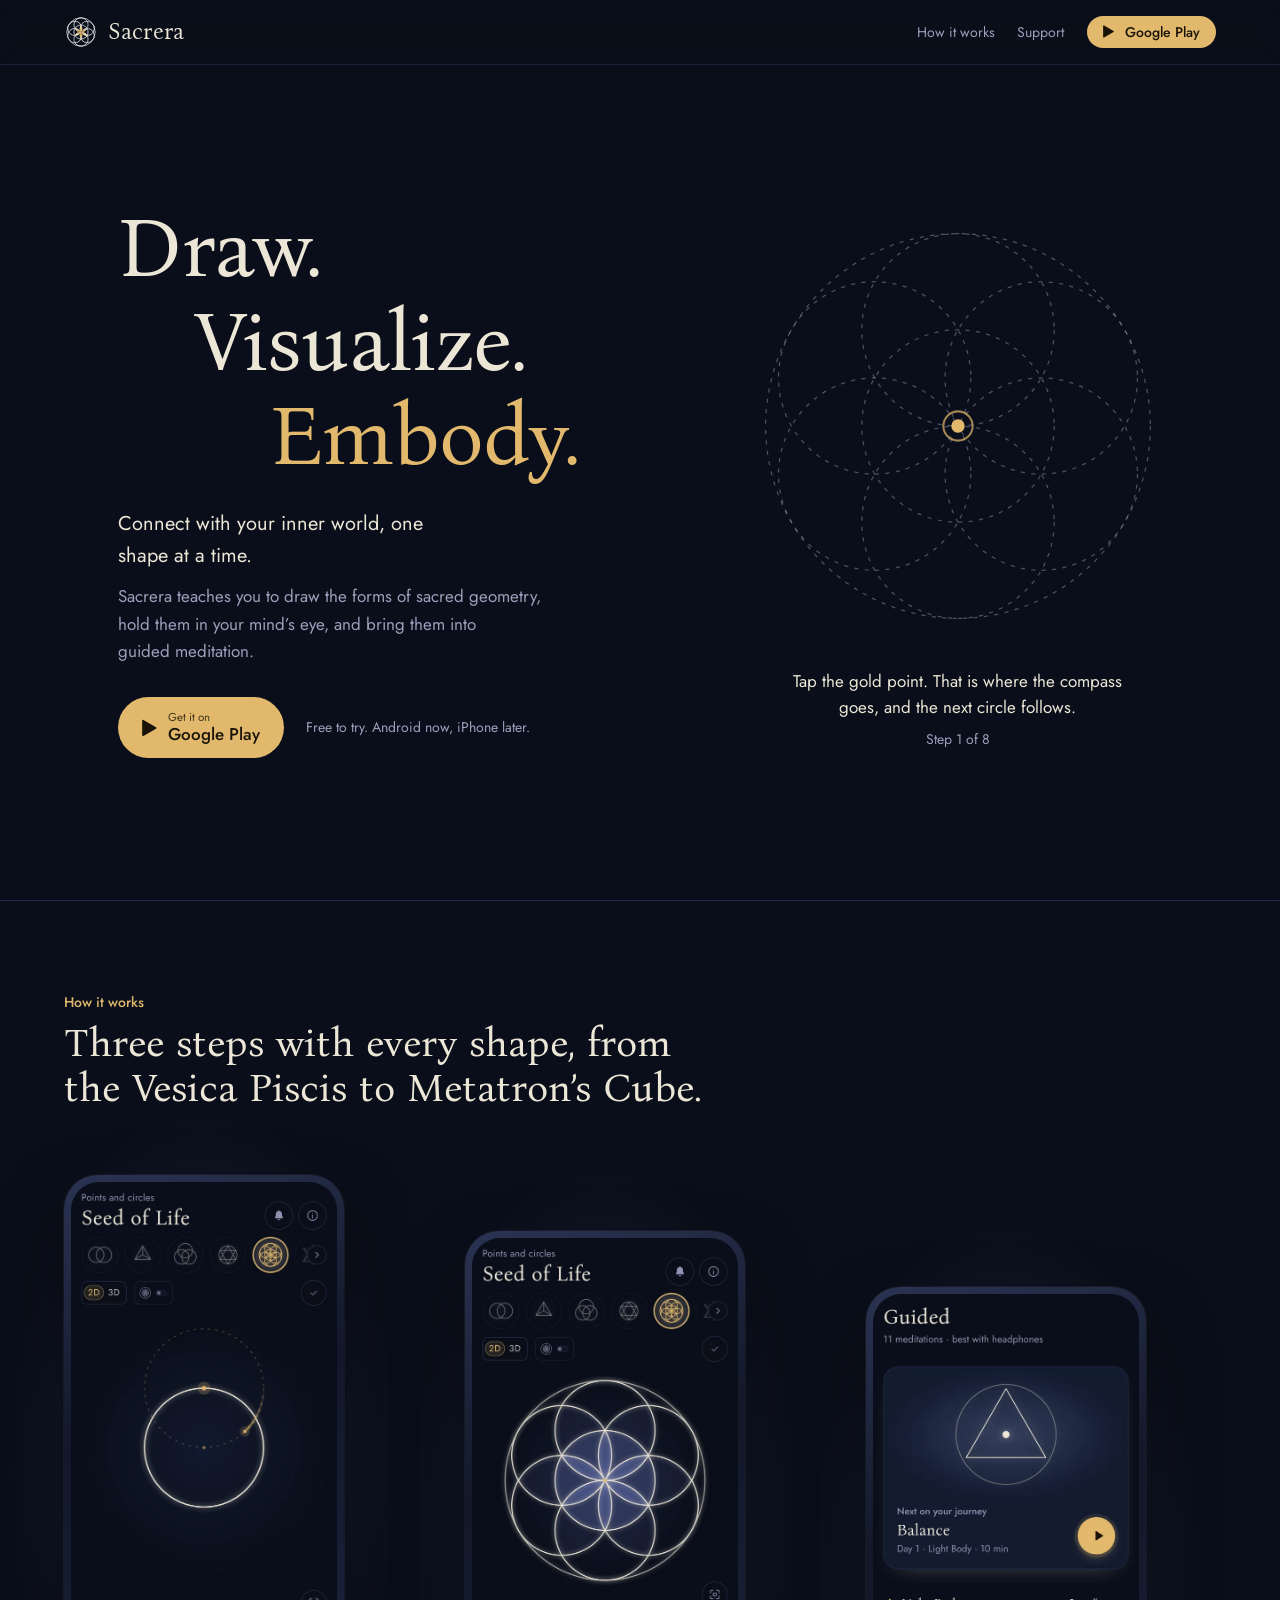
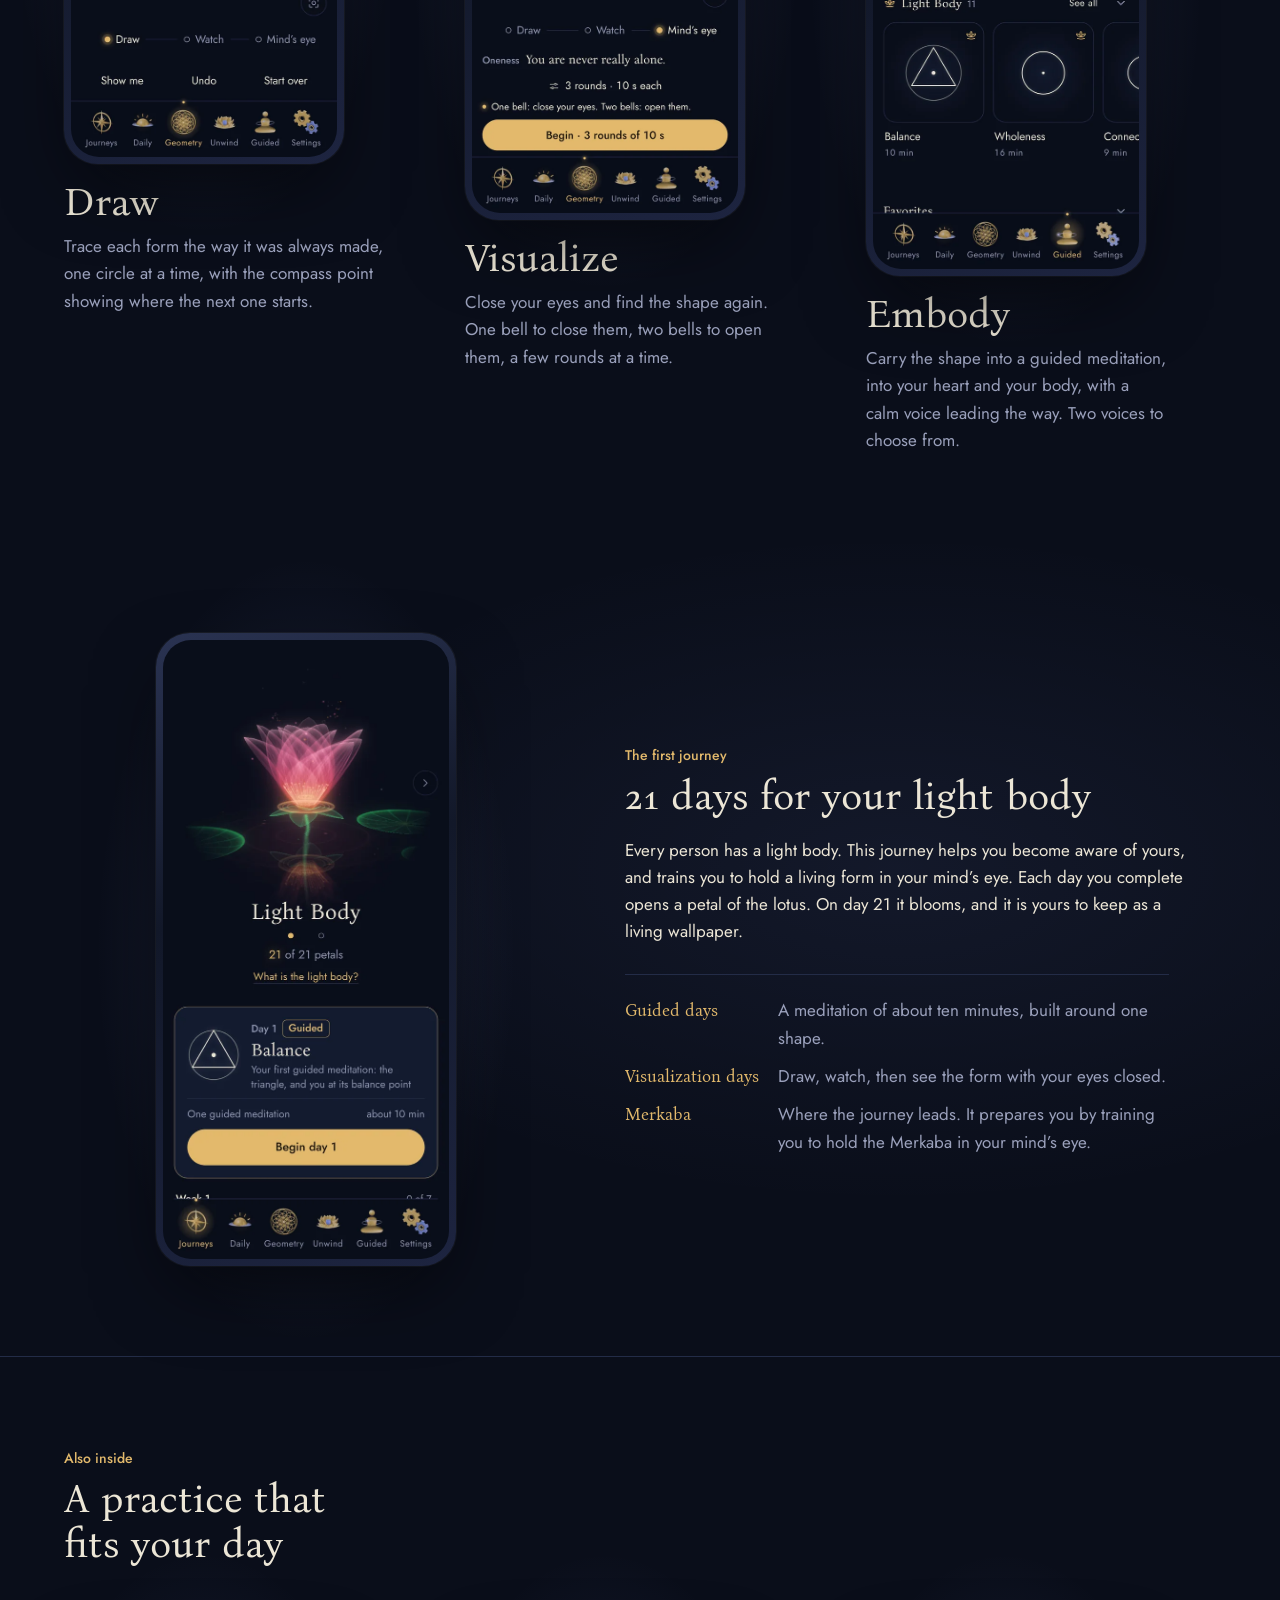
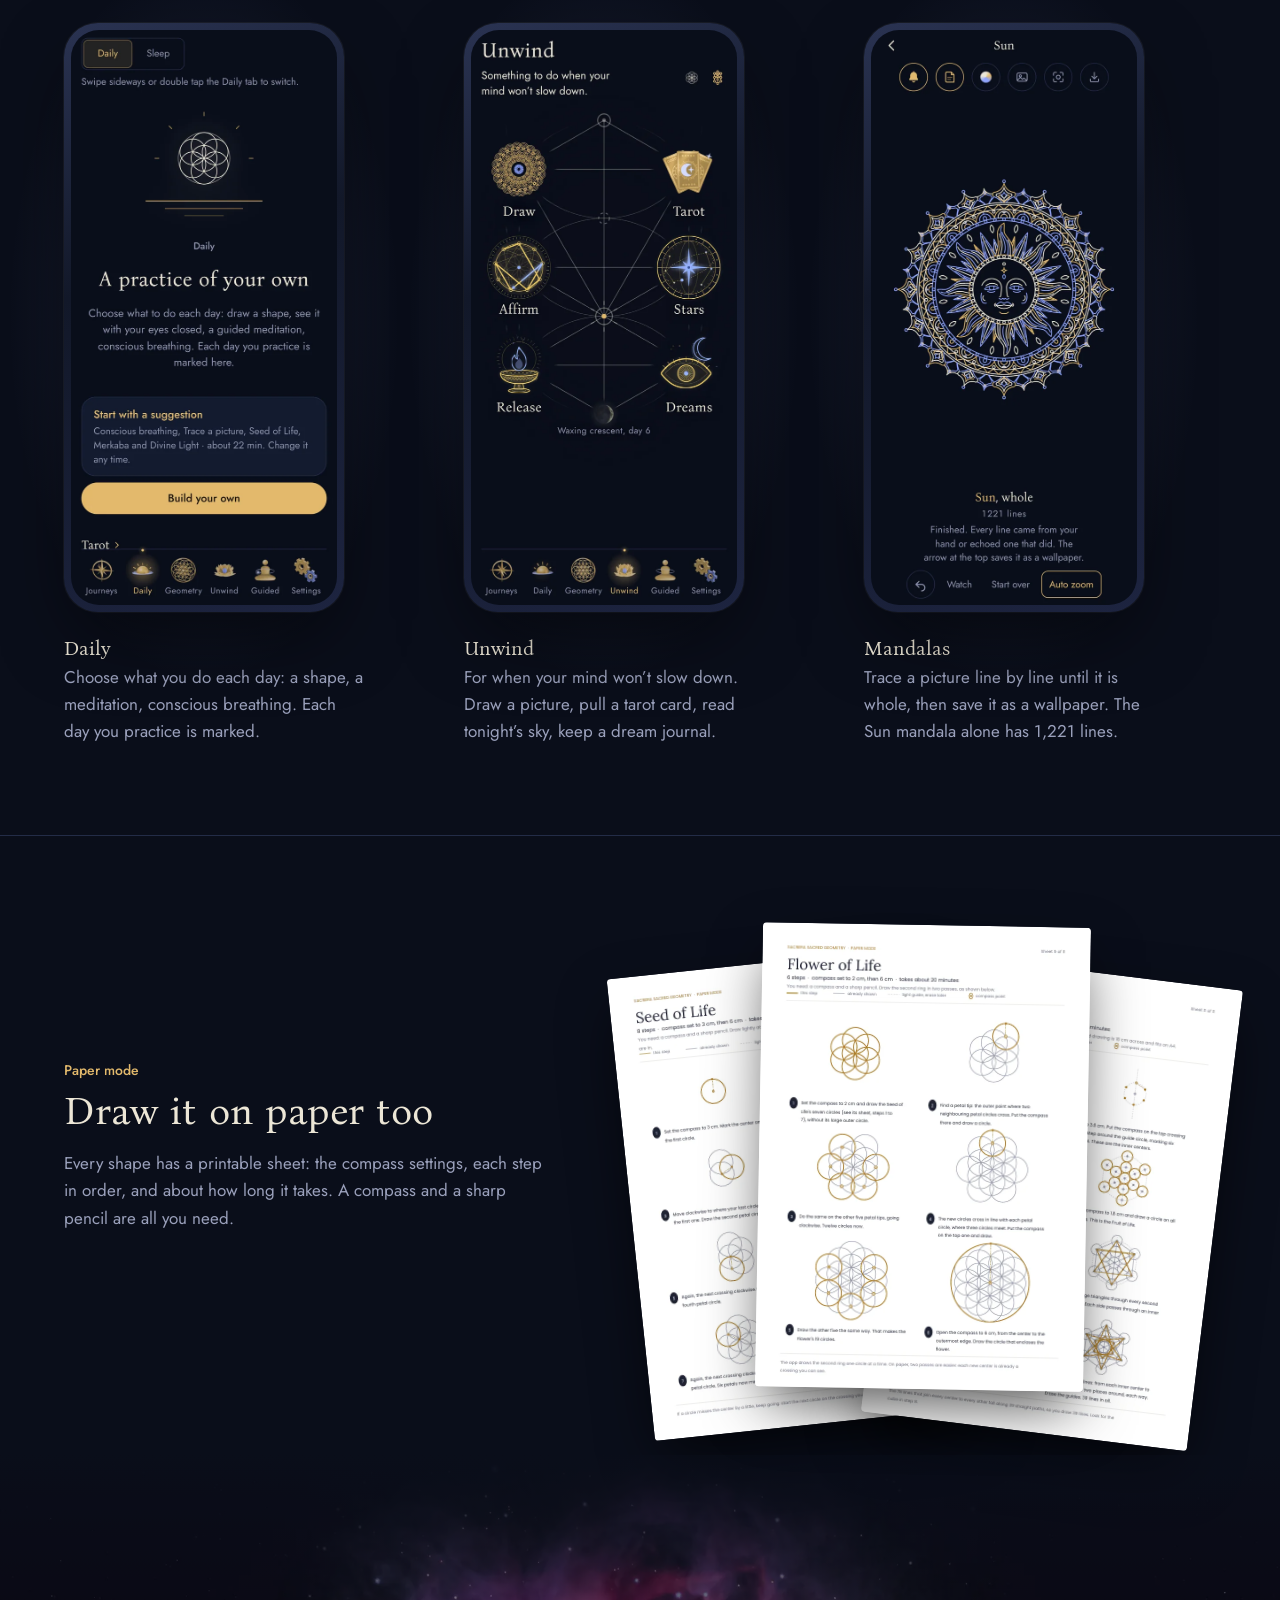
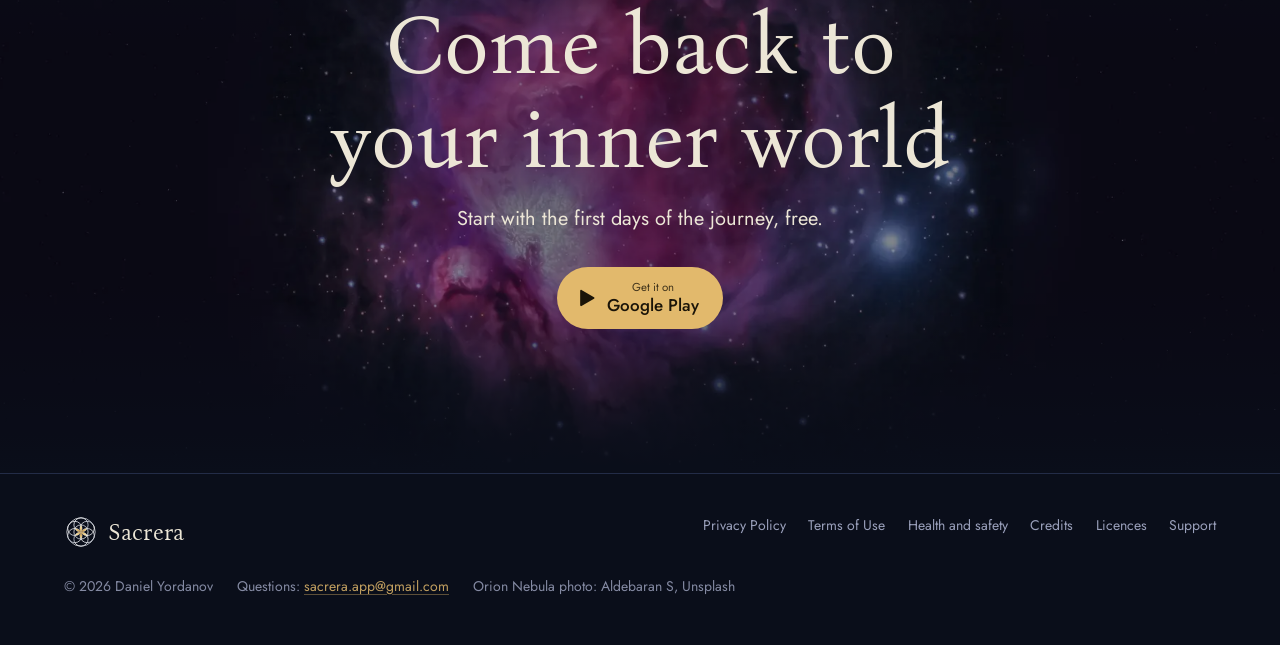
<file: index.html>
<!DOCTYPE html>
<html lang="en" class="no-js">
<head>
<meta charset="utf-8">
<meta name="viewport" content="width=device-width, initial-scale=1">
<title>Sacrera Sacred Geometry</title>
<meta name="description" content="Draw sacred geometry, see it with your eyes closed, and carry it into guided meditation. Free to try on Android.">
<meta name="theme-color" content="#0a0e1a">
<link rel="canonical" href="https://sacrera.com/">
<meta property="og:title" content="Sacrera Sacred Geometry">
<meta property="og:description" content="Draw sacred geometry, see it with your eyes closed, and carry it into guided meditation. Free to try on Android.">
<meta property="og:image" content="https://sacrera.com/img/icon-512.png">
<link rel="icon" type="image/png" href="favicon.png">
<link rel="apple-touch-icon" href="img/apple-touch-icon.png">
<link rel="preload" href="fonts/bona-nova-latin-400-normal.woff2" as="font" type="font/woff2" crossorigin>
<link rel="stylesheet" href="site.css">
<script>document.documentElement.classList.replace('no-js','js')</script>
<script src="site.js" defer></script>
</head>
<body>
<header class="top">
  <div class="wrap">
    <a class="brand" href="index.html"><img src="img/logo.svg" alt="" width="34" height="34">Sacrera</a>
    <nav aria-label="Main">
      <a class="hide-s" href="index.html#how">How it works</a>
      <a class="hide-s" href="support.html">Support</a>
      <a class="play" href="https://play.google.com/store/apps/details?id=app.sacrera.geometry"><svg viewBox="0 0 24 24" aria-hidden="true"><path d="M5 3.2v17.6c0 .8.9 1.3 1.6.9l15-8.8c.7-.4.7-1.4 0-1.8l-15-8.8C5.9 1.9 5 2.4 5 3.2z" fill="currentColor"/></svg>Google Play</a>
    </nav>
  </div>
</header>

<main>
<section class="hero">
  <div class="wrap">
    <div>
      <h1><span>Draw.</span> <span>Visualize.</span> <span>Embody.</span></h1>
      <p class="lead">Connect with your inner world, one shape at a time.</p>
      <p class="sub">Sacrera teaches you to draw the forms of sacred geometry, hold them in your mind’s eye, and bring them into guided meditation.</p>
      <div class="acts">
        <a class="play" href="https://play.google.com/store/apps/details?id=app.sacrera.geometry"><svg viewBox="0 0 24 24" aria-hidden="true"><path d="M5 3.2v17.6c0 .8.9 1.3 1.6.9l15-8.8c.7-.4.7-1.4 0-1.8l-15-8.8C5.9 1.9 5 2.4 5 3.2z" fill="currentColor"/></svg><span><small>Get it on</small>Google Play</span></a>
        <span class="note">Free to try. Android now, iPhone later.</span>
      </div>
    </div>
    <div class="live" id="try">
      <div class="seed" role="button" tabindex="0" aria-label="Draw the next circle of the Seed of Life"><svg viewBox="-110 -110 220 220" aria-hidden="true"><defs><linearGradient id="silver" gradientUnits="userSpaceOnUse" x1="-92" y1="-92" x2="92" y2="92"><stop offset="0" stop-color="#ffffff"/><stop offset=".3" stop-color="#f2f4f8"/><stop offset=".5" stop-color="#c9cfdb"/><stop offset=".65" stop-color="#ffffff"/><stop offset=".85" stop-color="#dfe3ec"/><stop offset="1" stop-color="#ffffff"/></linearGradient><linearGradient id="p0" gradientUnits="userSpaceOnUse" x1="0" y1="0" x2="0.00" y2="-46.00"><stop offset="0" stop-color="#c2913f"/><stop offset=".55" stop-color="#f4d690"/><stop offset="1" stop-color="#fff0c4"/></linearGradient><linearGradient id="p1" gradientUnits="userSpaceOnUse" x1="0" y1="0" x2="39.84" y2="-23.00"><stop offset="0" stop-color="#9a6d2c"/><stop offset=".55" stop-color="#e2b96c"/><stop offset="1" stop-color="#fff0c4"/></linearGradient><linearGradient id="p2" gradientUnits="userSpaceOnUse" x1="0" y1="0" x2="39.84" y2="23.00"><stop offset="0" stop-color="#c2913f"/><stop offset=".55" stop-color="#f4d690"/><stop offset="1" stop-color="#fff0c4"/></linearGradient><linearGradient id="p3" gradientUnits="userSpaceOnUse" x1="0" y1="0" x2="0.00" y2="46.00"><stop offset="0" stop-color="#9a6d2c"/><stop offset=".55" stop-color="#e2b96c"/><stop offset="1" stop-color="#fff0c4"/></linearGradient><linearGradient id="p4" gradientUnits="userSpaceOnUse" x1="0" y1="0" x2="-39.84" y2="23.00"><stop offset="0" stop-color="#c2913f"/><stop offset=".55" stop-color="#f4d690"/><stop offset="1" stop-color="#fff0c4"/></linearGradient><linearGradient id="p5" gradientUnits="userSpaceOnUse" x1="0" y1="0" x2="-39.84" y2="-23.00"><stop offset="0" stop-color="#9a6d2c"/><stop offset=".55" stop-color="#e2b96c"/><stop offset="1" stop-color="#fff0c4"/></linearGradient></defs><g class="turn"><g class="guides"><circle class="guide" cx="0" cy="0" r="46"/><circle class="guide" cx="0" cy="-46" r="46"/><circle class="guide" cx="39.84" cy="-23" r="46"/><circle class="guide" cx="39.84" cy="23" r="46"/><circle class="guide" cx="0" cy="46" r="46"/><circle class="guide" cx="-39.84" cy="23" r="46"/><circle class="guide" cx="-39.84" cy="-23" r="46"/><circle class="guide" r="92"/></g><g class="glow"><circle class="ink" cx="0" cy="0" r="46"/><circle class="ink" cx="0" cy="-46" r="46"/><circle class="ink" cx="39.84" cy="-23" r="46"/><circle class="ink" cx="39.84" cy="23" r="46"/><circle class="ink" cx="0" cy="46" r="46"/><circle class="ink" cx="-39.84" cy="23" r="46"/><circle class="ink" cx="-39.84" cy="-23" r="46"/><circle class="ink" r="92" style="stroke-width:2.2"/></g><path class="petal" d="M0 0A46 46 0 0 1 0.00 -46.00A46 46 0 0 1 0 0Z" fill="url(#p0)"/><path class="petal" d="M0 0A46 46 0 0 1 39.84 -23.00A46 46 0 0 1 0 0Z" fill="url(#p1)"/><path class="petal" d="M0 0A46 46 0 0 1 39.84 23.00A46 46 0 0 1 0 0Z" fill="url(#p2)"/><path class="petal" d="M0 0A46 46 0 0 1 0.00 46.00A46 46 0 0 1 0 0Z" fill="url(#p3)"/><path class="petal" d="M0 0A46 46 0 0 1 -39.84 23.00A46 46 0 0 1 0 0Z" fill="url(#p4)"/><path class="petal" d="M0 0A46 46 0 0 1 -39.84 -23.00A46 46 0 0 1 0 0Z" fill="url(#p5)"/><g class="compass"><circle class="pt-ring" r="7"/><circle class="pt" r="3.2"/><circle class="hit" r="18"/></g></g></svg></div>
      <p class="say" aria-live="polite">Tap the gold point. That is where the compass goes, and the next circle follows.</p>
      <p class="count" aria-live="polite">Step 1 of 8</p>
      <div class="live-acts">
        <button class="soft-btn round" type="button" hidden>Close your eyes for 10 seconds</button>
        <button class="soft-btn again" type="button" hidden>Draw it again</button>
      </div>
    </div>
  </div>
</section>

<section class="steps" id="how">
  <div class="wrap">
    <header>
      <p class="kick">How it works</p>
      <h2>Three steps with every shape, from the Vesica Piscis to Metatron’s Cube.</h2>
    </header>
    <ol>
      <li>
        <div class="phone"><img src="img/screen-geo-show.webp" alt="Drawing the Seed of Life circle by circle in the app" width="600" height="1299" loading="lazy"></div>
        <div><h3>Draw</h3><p>Trace each form the way it was always made, one circle at a time, with the compass point showing where the next one starts.</p></div>
      </li>
      <li>
        <div class="phone"><img src="img/screen-geo-mind.webp" alt="The Mind’s eye screen with the finished Seed of Life" width="600" height="1299" loading="lazy"></div>
        <div><h3>Visualize</h3><p>Close your eyes and find the shape again. One bell to close them, two bells to open them, a few rounds at a time.</p></div>
      </li>
      <li>
        <div class="phone"><img src="img/screen-guided.webp" alt="The Guided tab with the first meditation, Balance" width="600" height="1299" loading="lazy"></div>
        <div><h3>Embody</h3><p>Carry the shape into a guided meditation, into your heart and your body, with a calm voice leading the way. Two voices to choose from.</p></div>
      </li>
    </ol>
  </div>
</section>

<section class="journey">
  <div class="wrap">
    <div class="phone"><img src="img/screen-journeys.webp" alt="The Light Body journey with its lotus and Day 1" width="600" height="1299" loading="lazy"></div>
    <div>
      <p class="kick">The first journey</p>
      <h2>21 days for your light body</h2>
      <p class="body">Every person has a light body. This journey helps you become aware of yours, and trains you to hold a living form in your mind’s eye. Each day you complete opens a petal of the lotus. On day 21 it blooms, and it is yours to keep as a living wallpaper.</p>
      <dl class="days">
        <dt>Guided days</dt><dd class="muted">A meditation of about ten minutes, built around one shape.</dd>
        <dt>Visualization days</dt><dd class="muted">Draw, watch, then see the form with your eyes closed.</dd>
        <dt>Merkaba</dt><dd class="muted">Where the journey leads. It prepares you by training you to hold the Merkaba in your mind’s eye.</dd>
      </dl>
    </div>
  </div>
</section>

<section class="inside">
  <div class="wrap">
    <p class="kick">Also inside</p>
    <h2>A practice that fits your day</h2>
    <div class="trio">
      <figure><div class="phone"><img src="img/screen-daily.webp" alt="The Daily tab" width="600" height="1299" loading="lazy"></div><figcaption><b>Daily</b>Choose what you do each day: a shape, a meditation, conscious breathing. Each day you practice is marked.</figcaption></figure>
      <figure><div class="phone"><img src="img/screen-unwind.webp" alt="The Unwind tab with Draw, Tarot, Affirm, Stars, Release and Dreams" width="600" height="1299" loading="lazy"></div><figcaption><b>Unwind</b>For when your mind won’t slow down. Draw a picture, pull a tarot card, read tonight’s sky, keep a dream journal.</figcaption></figure>
      <figure><div class="phone"><img src="img/screen-sun.webp" alt="The Sun mandala, fully drawn in Unwind" width="600" height="1299" loading="lazy"></div><figcaption><b>Mandalas</b>Trace a picture line by line until it is whole, then save it as a wallpaper. The Sun mandala alone has 1,221 lines.</figcaption></figure>
    </div>
  </div>
</section>

<section class="paper">
  <div class="wrap">
    <div>
      <p class="kick">Paper mode</p>
      <h2>Draw it on paper too</h2>
      <p class="body">Every shape has a printable sheet: the compass settings, each step in order, and about how long it takes. A compass and a sharp pencil are all you need.</p>
    </div>
    <div class="sheets" aria-hidden="true">
      <img src="img/sheet-seed.webp" alt="" width="660" height="934" loading="lazy">
      <img src="img/sheet-flower.webp" alt="" width="660" height="934" loading="lazy">
      <img src="img/sheet-metatron.webp" alt="" width="660" height="934" loading="lazy">
    </div>
  </div>
</section>

<section class="closing">
  <div class="wrap">
    <h2>Come back to your inner world</h2>
    <p>Start with the first days of the journey, free.</p>
    <a class="play" href="https://play.google.com/store/apps/details?id=app.sacrera.geometry"><svg viewBox="0 0 24 24" aria-hidden="true"><path d="M5 3.2v17.6c0 .8.9 1.3 1.6.9l15-8.8c.7-.4.7-1.4 0-1.8l-15-8.8C5.9 1.9 5 2.4 5 3.2z" fill="currentColor"/></svg><span><small>Get it on</small>Google Play</span></a>
  </div>
</section>
</main>
<footer class="foot">
  <div class="wrap">
    <a class="brand" href="index.html"><img src="img/logo.svg" alt="" width="34" height="34">Sacrera</a>
    <nav aria-label="Legal and support"><a href="privacy.html">Privacy Policy</a><a href="terms.html">Terms of Use</a><a href="health.html">Health and safety</a><a href="credits.html">Credits</a><a href="licences.html">Licences</a><a href="support.html">Support</a></nav>
    <div class="fine"><span>© 2026 Daniel Yordanov</span><span>Questions: <a href="mailto:sacrera.app@gmail.com">sacrera.app@gmail.com</a></span><span>Orion Nebula photo: Aldebaran S, Unsplash</span></div>
  </div>
</footer>
</body>
</html>
</file>
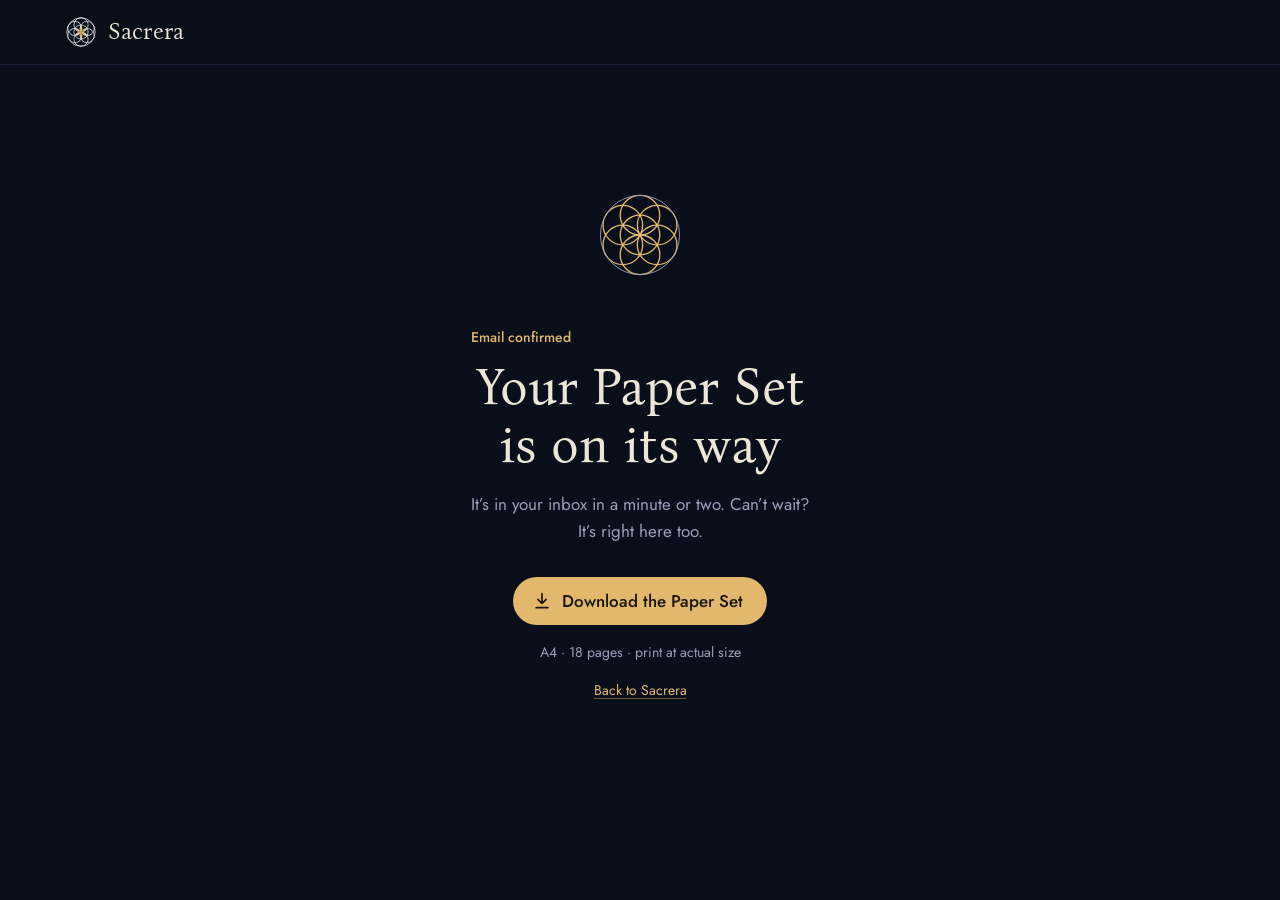
<file: confirmed.html>
<!DOCTYPE html>
<html lang="en" class="no-js">
<head>
<meta charset="utf-8">
<meta name="viewport" content="width=device-width, initial-scale=1">
<title>You're confirmed · Sacrera</title>
<meta name="description" content="Your email is confirmed and your Sacrera Paper Set is on its way.">
<meta name="robots" content="noindex">
<meta name="theme-color" content="#0a0e1a">
<link rel="icon" type="image/png" href="favicon.png">
<link rel="apple-touch-icon" href="img/apple-touch-icon.png">
<link rel="preload" href="fonts/bona-nova-latin-400-normal.woff2" as="font" type="font/woff2" crossorigin>
<link rel="stylesheet" href="site.css">
<style>
.done{min-height:calc(100svh - 9rem);display:grid;place-items:center;padding:3rem 0 4rem;text-align:center}
.done .box{width:min(34rem,100% - 2.5rem)}
.done svg.seed{width:132px;height:132px;margin:0 auto 1.6rem;display:block}
.done h1{font-size:clamp(2.25rem,1.6rem + 2.5vw,3.25rem)}
.done p{margin:1rem auto 0;color:var(--muted);max-width:34ch}
.done .acts{margin-top:2rem;display:flex;flex-direction:column;align-items:center;gap:1rem}
.done .small{font-size:var(--fs-s)}
.done p.kick{color:var(--gold);margin:0 0 .6rem}
</style>
<script>document.documentElement.classList.replace('no-js','js')</script>
</head>
<body>
<header class="top">
  <div class="wrap">
    <a class="brand" href="index.html"><img src="img/logo.svg" alt="" width="34" height="34">Sacrera</a>
  </div>
</header>

<main class="done">
  <div class="box">
    <svg class="seed" viewBox="-60 -60 120 120" aria-hidden="true" fill="none" stroke="#e2b96c" stroke-width="1.2">
      <circle r="18"/><circle cy="-18" r="18"/><circle cy="18" r="18"/>
      <circle cx="15.59" cy="-9" r="18"/><circle cx="15.59" cy="9" r="18"/>
      <circle cx="-15.59" cy="-9" r="18"/><circle cx="-15.59" cy="9" r="18"/>
      <circle r="36" stroke="#9aa0bb" stroke-width=".8"/>
    </svg>
    <p class="kick">Email confirmed</p>
    <h1>Your Paper Set is on its way</h1>
    <p>It’s in your inbox in a minute or two. Can’t wait? It’s right here too.</p>
    <div class="acts">
      <a class="play" href="paper/Sacrera-Paper-Set.pdf" download>
        <svg viewBox="0 0 24 24" aria-hidden="true"><path d="M12 3v12m0 0l-5-5m5 5l5-5M5 20h14" stroke="currentColor" stroke-width="2" stroke-linecap="round" stroke-linejoin="round" fill="none"/></svg>Download the Paper Set
      </a>
      <span class="small muted">A4 · 18 pages · print at actual size</span>
      <a class="small" href="index.html">Back to Sacrera</a>
    </div>
  </div>
</main>
</body>
</html>
</file>
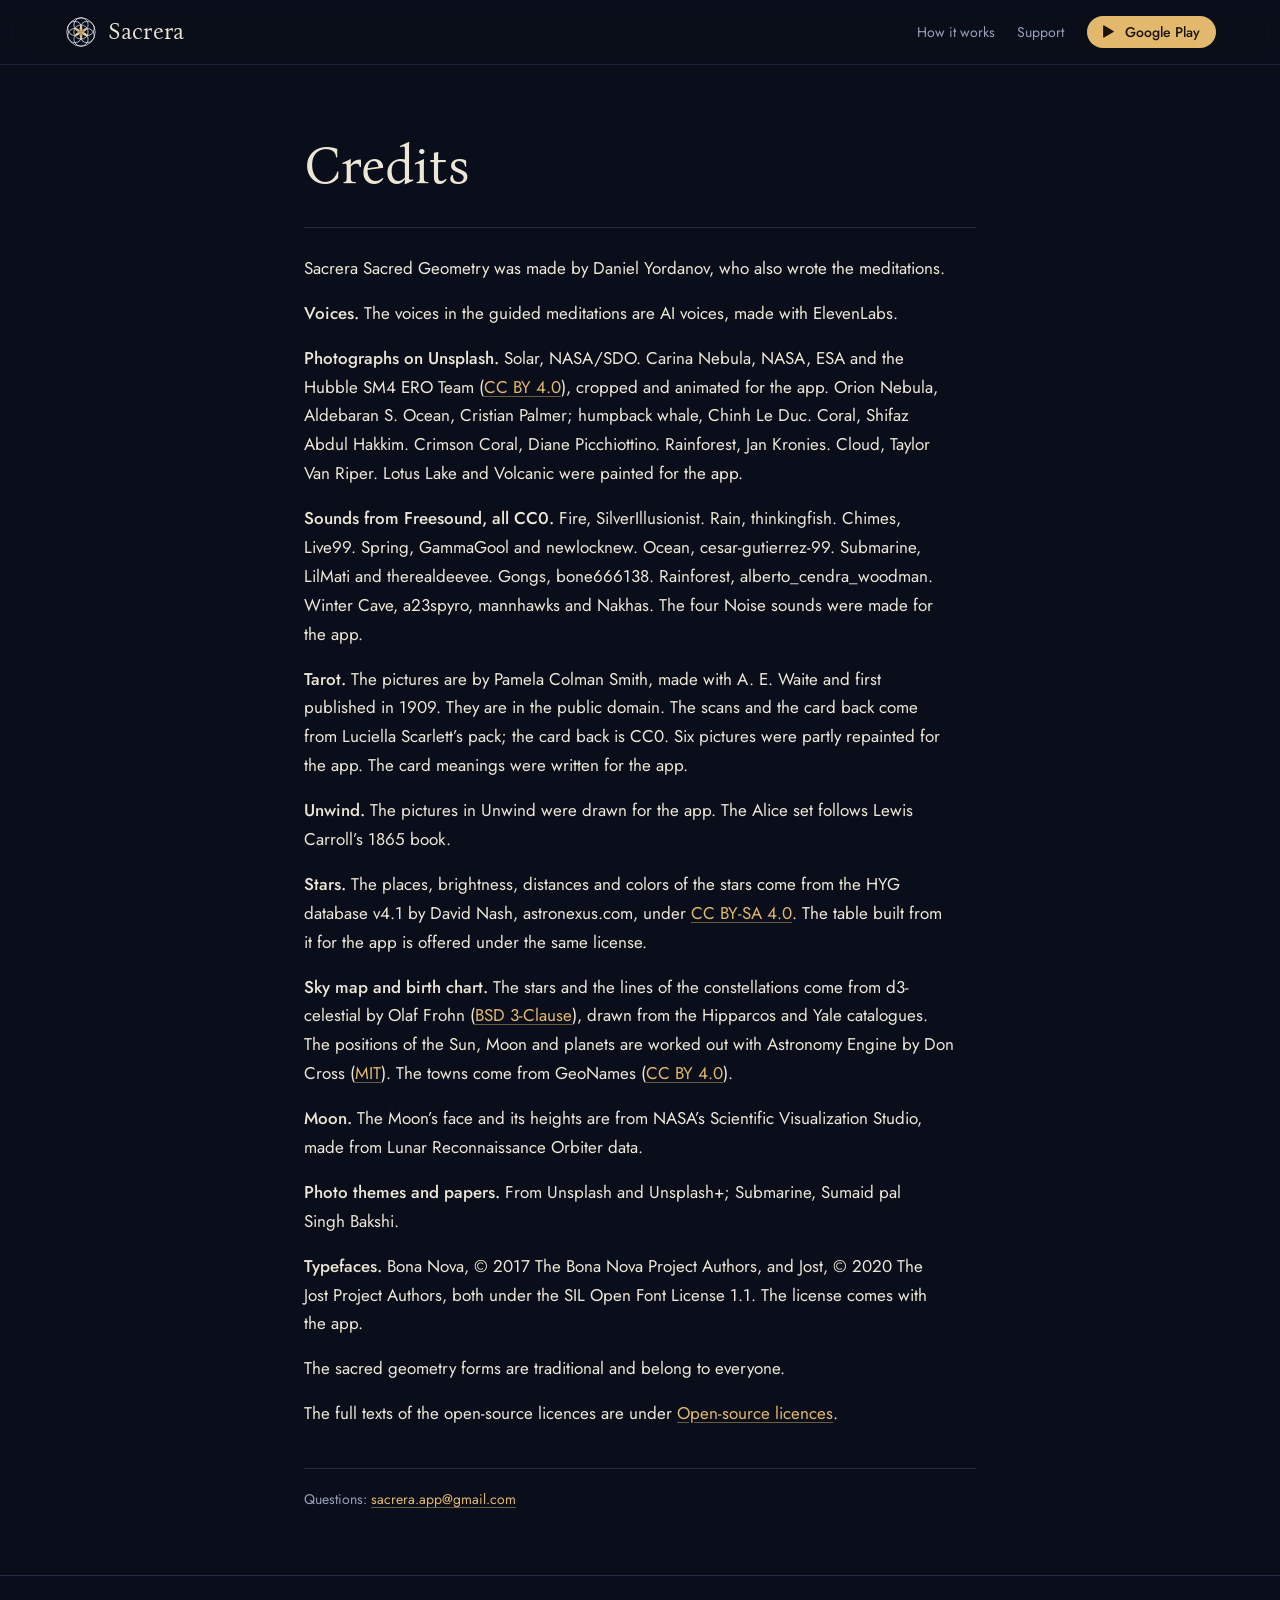
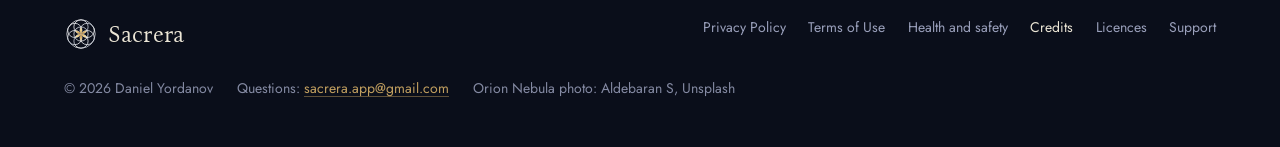
<file: credits.html>
<!DOCTYPE html>
<html lang="en" class="no-js">
<head>
<meta charset="utf-8">
<meta name="viewport" content="width=device-width, initial-scale=1">
<title>Credits · Sacrera</title>
<meta name="description" content="Credits for Sacrera Sacred Geometry.">
<meta name="theme-color" content="#0a0e1a">
<link rel="canonical" href="https://sacrera.com/credits">
<meta property="og:title" content="Credits · Sacrera">
<meta property="og:description" content="Credits for Sacrera Sacred Geometry.">
<meta property="og:image" content="https://sacrera.com/img/icon-512.png">
<link rel="icon" type="image/png" href="favicon.png">
<link rel="apple-touch-icon" href="img/apple-touch-icon.png">
<link rel="preload" href="fonts/bona-nova-latin-400-normal.woff2" as="font" type="font/woff2" crossorigin>
<link rel="stylesheet" href="site.css">
<script>document.documentElement.classList.replace('no-js','js')</script>
</head>
<body>
<header class="top">
  <div class="wrap">
    <a class="brand" href="index.html"><img src="img/logo.svg" alt="" width="34" height="34">Sacrera</a>
    <nav aria-label="Main">
      <a class="hide-s" href="index.html#how">How it works</a>
      <a class="hide-s" href="support.html">Support</a>
      <a class="play" href="https://play.google.com/store/apps/details?id=app.sacrera.geometry"><svg viewBox="0 0 24 24" aria-hidden="true"><path d="M5 3.2v17.6c0 .8.9 1.3 1.6.9l15-8.8c.7-.4.7-1.4 0-1.8l-15-8.8C5.9 1.9 5 2.4 5 3.2z" fill="currentColor"/></svg>Google Play</a>
    </nav>
  </div>
</header>

<main class="doc">
  <article>
    <h1>Credits</h1>
    
    <div class="text"><p>Sacrera Sacred Geometry was made by Daniel Yordanov, who also wrote the meditations.</p><p><b>Voices.</b> The voices in the guided meditations are AI voices, made with ElevenLabs.</p><p><b>Photographs on Unsplash.</b> Solar, NASA/SDO. Carina Nebula, NASA, ESA and the Hubble SM4 ERO Team (<a href="https://creativecommons.org/licenses/by/4.0/" target="_blank" rel="noopener">CC BY 4.0</a>), cropped and animated for the app. Orion Nebula, Aldebaran S. Ocean, Cristian Palmer; humpback whale, Chinh Le Duc. Coral, Shifaz Abdul Hakkim. Crimson Coral, Diane Picchiottino. Rainforest, Jan Kronies. Cloud, Taylor Van Riper. Lotus Lake and Volcanic were painted for the app.</p><p><b>Sounds from Freesound, all CC0.</b> Fire, SilverIllusionist. Rain, thinkingfish. Chimes, Live99. Spring, GammaGool and newlocknew. Ocean, cesar-gutierrez-99. Submarine, LilMati and therealdeevee. Gongs, bone666138. Rainforest, alberto_cendra_woodman. Winter Cave, a23spyro, mannhawks and Nakhas. The four Noise sounds were made for the app.</p><p><b>Tarot.</b> The pictures are by Pamela Colman Smith, made with A. E. Waite and first published in 1909. They are in the public domain. The scans and the card back come from Luciella Scarlett’s pack; the card back is CC0. Six pictures were partly repainted for the app. The card meanings were written for the app.</p><p><b>Unwind.</b> The pictures in Unwind were drawn for the app. The Alice set follows Lewis Carroll’s 1865 book.</p><p><b>Stars.</b> The places, brightness, distances and colors of the stars come from the HYG database v4.1 by David Nash, astronexus.com, under <a href="https://creativecommons.org/licenses/by-sa/4.0/" target="_blank" rel="noopener">CC BY-SA 4.0</a>. The table built from it for the app is offered under the same license.</p><p><b>Sky map and birth chart.</b> The stars and the lines of the constellations come from d3-celestial by Olaf Frohn (<a href="https://github.com/ofrohn/d3-celestial" target="_blank" rel="noopener">BSD 3-Clause</a>), drawn from the Hipparcos and Yale catalogues. The positions of the Sun, Moon and planets are worked out with Astronomy Engine by Don Cross (<a href="https://github.com/cosinekitty/astronomy" target="_blank" rel="noopener">MIT</a>). The towns come from GeoNames (<a href="https://creativecommons.org/licenses/by/4.0/" target="_blank" rel="noopener">CC BY 4.0</a>).</p><p><b>Moon.</b> The Moon’s face and its heights are from NASA’s Scientific Visualization Studio, made from Lunar Reconnaissance Orbiter data.</p><p><b>Photo themes and papers.</b> From Unsplash and Unsplash+; Submarine, Sumaid pal Singh Bakshi.</p><p><b>Typefaces.</b> Bona Nova, © 2017 The Bona Nova Project Authors, and Jost, © 2020 The Jost Project Authors, both under the SIL Open Font License 1.1. The license comes with the app.</p><p>The sacred geometry forms are traditional and belong to everyone.</p><p>The full texts of the open-source licences are under <a href="licences.html">Open-source licences</a>.</p></div>
    <p class="contact">Questions: <a href="mailto:sacrera.app@gmail.com">sacrera.app@gmail.com</a></p>
  </article>
</main>
<footer class="foot">
  <div class="wrap">
    <a class="brand" href="index.html"><img src="img/logo.svg" alt="" width="34" height="34">Sacrera</a>
    <nav aria-label="Legal and support"><a href="privacy.html">Privacy Policy</a><a href="terms.html">Terms of Use</a><a href="health.html">Health and safety</a><a href="credits.html" aria-current="page">Credits</a><a href="licences.html">Licences</a><a href="support.html">Support</a></nav>
    <div class="fine"><span>© 2026 Daniel Yordanov</span><span>Questions: <a href="mailto:sacrera.app@gmail.com">sacrera.app@gmail.com</a></span><span>Orion Nebula photo: Aldebaran S, Unsplash</span></div>
  </div>
</footer>
</body>
</html>
</file>
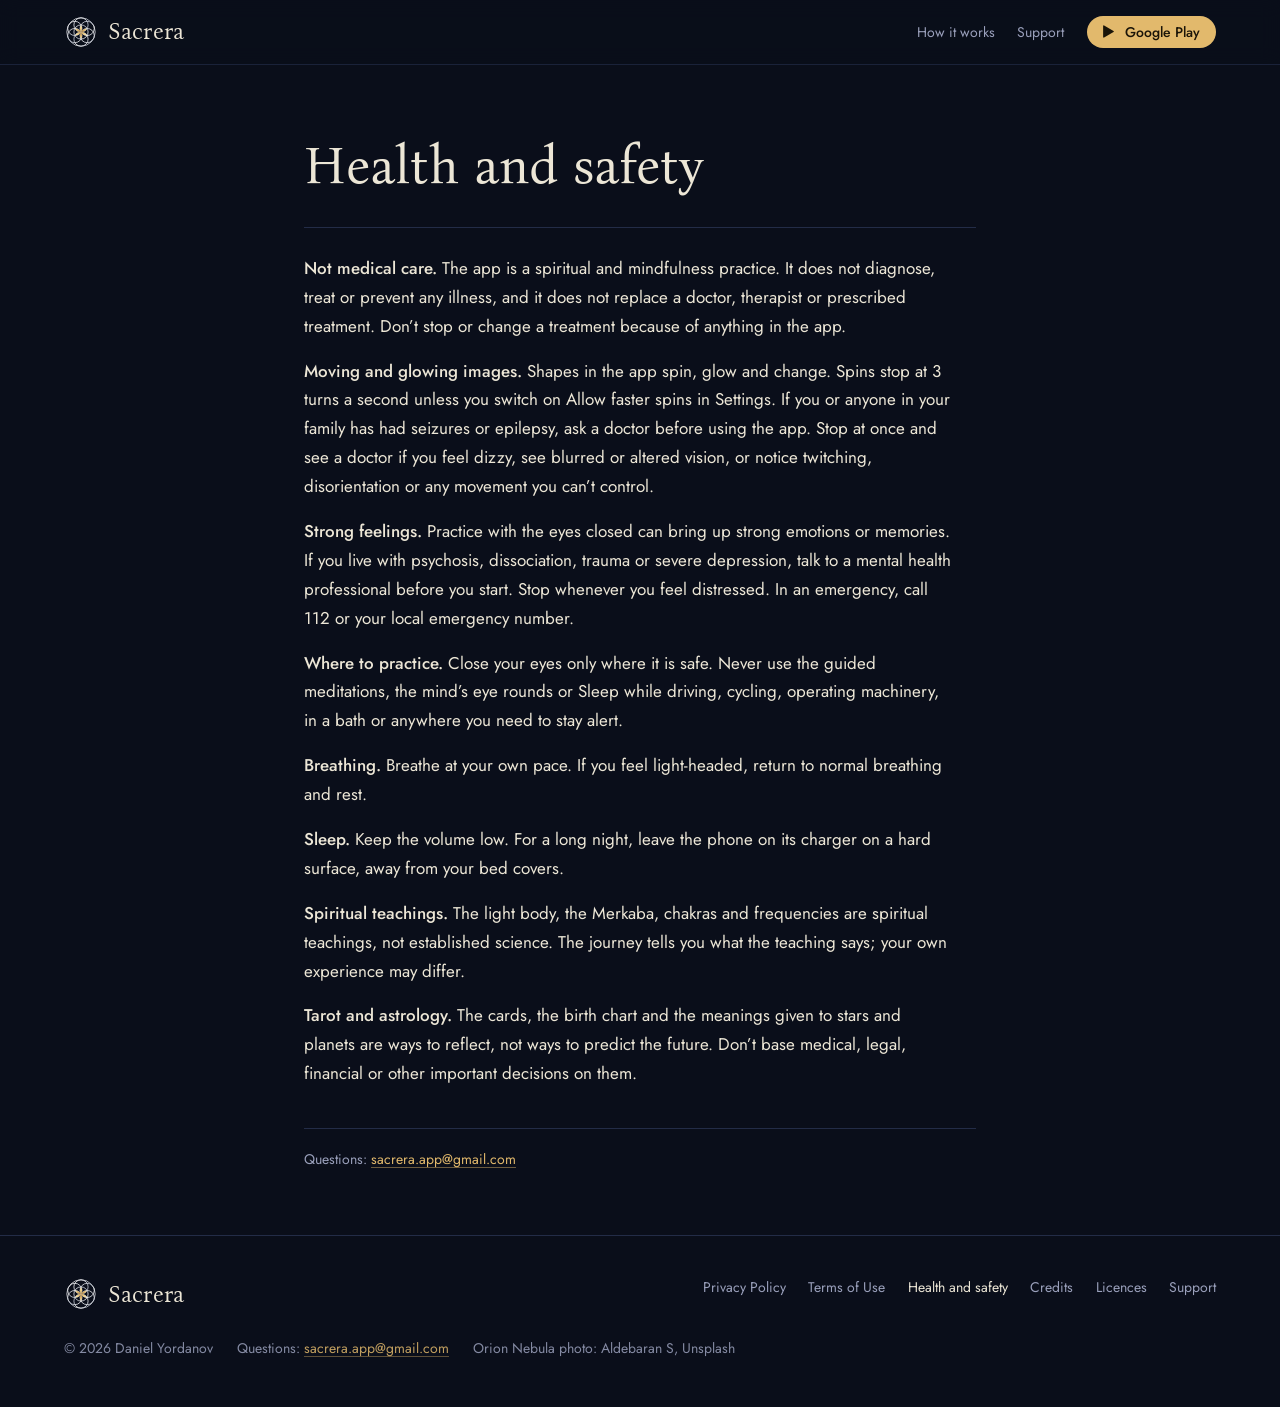
<file: health.html>
<!DOCTYPE html>
<html lang="en" class="no-js">
<head>
<meta charset="utf-8">
<meta name="viewport" content="width=device-width, initial-scale=1">
<title>Health and safety · Sacrera</title>
<meta name="description" content="Health and safety for Sacrera Sacred Geometry.">
<meta name="theme-color" content="#0a0e1a">
<link rel="canonical" href="https://sacrera.com/health">
<meta property="og:title" content="Health and safety · Sacrera">
<meta property="og:description" content="Health and safety for Sacrera Sacred Geometry.">
<meta property="og:image" content="https://sacrera.com/img/icon-512.png">
<link rel="icon" type="image/png" href="favicon.png">
<link rel="apple-touch-icon" href="img/apple-touch-icon.png">
<link rel="preload" href="fonts/bona-nova-latin-400-normal.woff2" as="font" type="font/woff2" crossorigin>
<link rel="stylesheet" href="site.css">
<script>document.documentElement.classList.replace('no-js','js')</script>
</head>
<body>
<header class="top">
  <div class="wrap">
    <a class="brand" href="index.html"><img src="img/logo.svg" alt="" width="34" height="34">Sacrera</a>
    <nav aria-label="Main">
      <a class="hide-s" href="index.html#how">How it works</a>
      <a class="hide-s" href="support.html">Support</a>
      <a class="play" href="https://play.google.com/store/apps/details?id=app.sacrera.geometry"><svg viewBox="0 0 24 24" aria-hidden="true"><path d="M5 3.2v17.6c0 .8.9 1.3 1.6.9l15-8.8c.7-.4.7-1.4 0-1.8l-15-8.8C5.9 1.9 5 2.4 5 3.2z" fill="currentColor"/></svg>Google Play</a>
    </nav>
  </div>
</header>

<main class="doc">
  <article>
    <h1>Health and safety</h1>
    
    <div class="text"><p><b>Not medical care.</b> The app is a spiritual and mindfulness practice. It does not diagnose, treat or prevent any illness, and it does not replace a doctor, therapist or prescribed treatment. Don’t stop or change a treatment because of anything in the app.</p><p><b>Moving and glowing images.</b> Shapes in the app spin, glow and change. Spins stop at 3 turns a second unless you switch on Allow faster spins in Settings. If you or anyone in your family has had seizures or epilepsy, ask a doctor before using the app. Stop at once and see a doctor if you feel dizzy, see blurred or altered vision, or notice twitching, disorientation or any movement you can’t control.</p><p><b>Strong feelings.</b> Practice with the eyes closed can bring up strong emotions or memories. If you live with psychosis, dissociation, trauma or severe depression, talk to a mental health professional before you start. Stop whenever you feel distressed. In an emergency, call 112 or your local emergency number.</p><p><b>Where to practice.</b> Close your eyes only where it is safe. Never use the guided meditations, the mind’s eye rounds or Sleep while driving, cycling, operating machinery, in a bath or anywhere you need to stay alert.</p><p><b>Breathing.</b> Breathe at your own pace. If you feel light-headed, return to normal breathing and rest.</p><p><b>Sleep.</b> Keep the volume low. For a long night, leave the phone on its charger on a hard surface, away from your bed covers.</p><p><b>Spiritual teachings.</b> The light body, the Merkaba, chakras and frequencies are spiritual teachings, not established science. The journey tells you what the teaching says; your own experience may differ.</p><p><b>Tarot and astrology.</b> The cards, the birth chart and the meanings given to stars and planets are ways to reflect, not ways to predict the future. Don’t base medical, legal, financial or other important decisions on them.</p></div>
    <p class="contact">Questions: <a href="mailto:sacrera.app@gmail.com">sacrera.app@gmail.com</a></p>
  </article>
</main>
<footer class="foot">
  <div class="wrap">
    <a class="brand" href="index.html"><img src="img/logo.svg" alt="" width="34" height="34">Sacrera</a>
    <nav aria-label="Legal and support"><a href="privacy.html">Privacy Policy</a><a href="terms.html">Terms of Use</a><a href="health.html" aria-current="page">Health and safety</a><a href="credits.html">Credits</a><a href="licences.html">Licences</a><a href="support.html">Support</a></nav>
    <div class="fine"><span>© 2026 Daniel Yordanov</span><span>Questions: <a href="mailto:sacrera.app@gmail.com">sacrera.app@gmail.com</a></span><span>Orion Nebula photo: Aldebaran S, Unsplash</span></div>
  </div>
</footer>
</body>
</html>
</file>
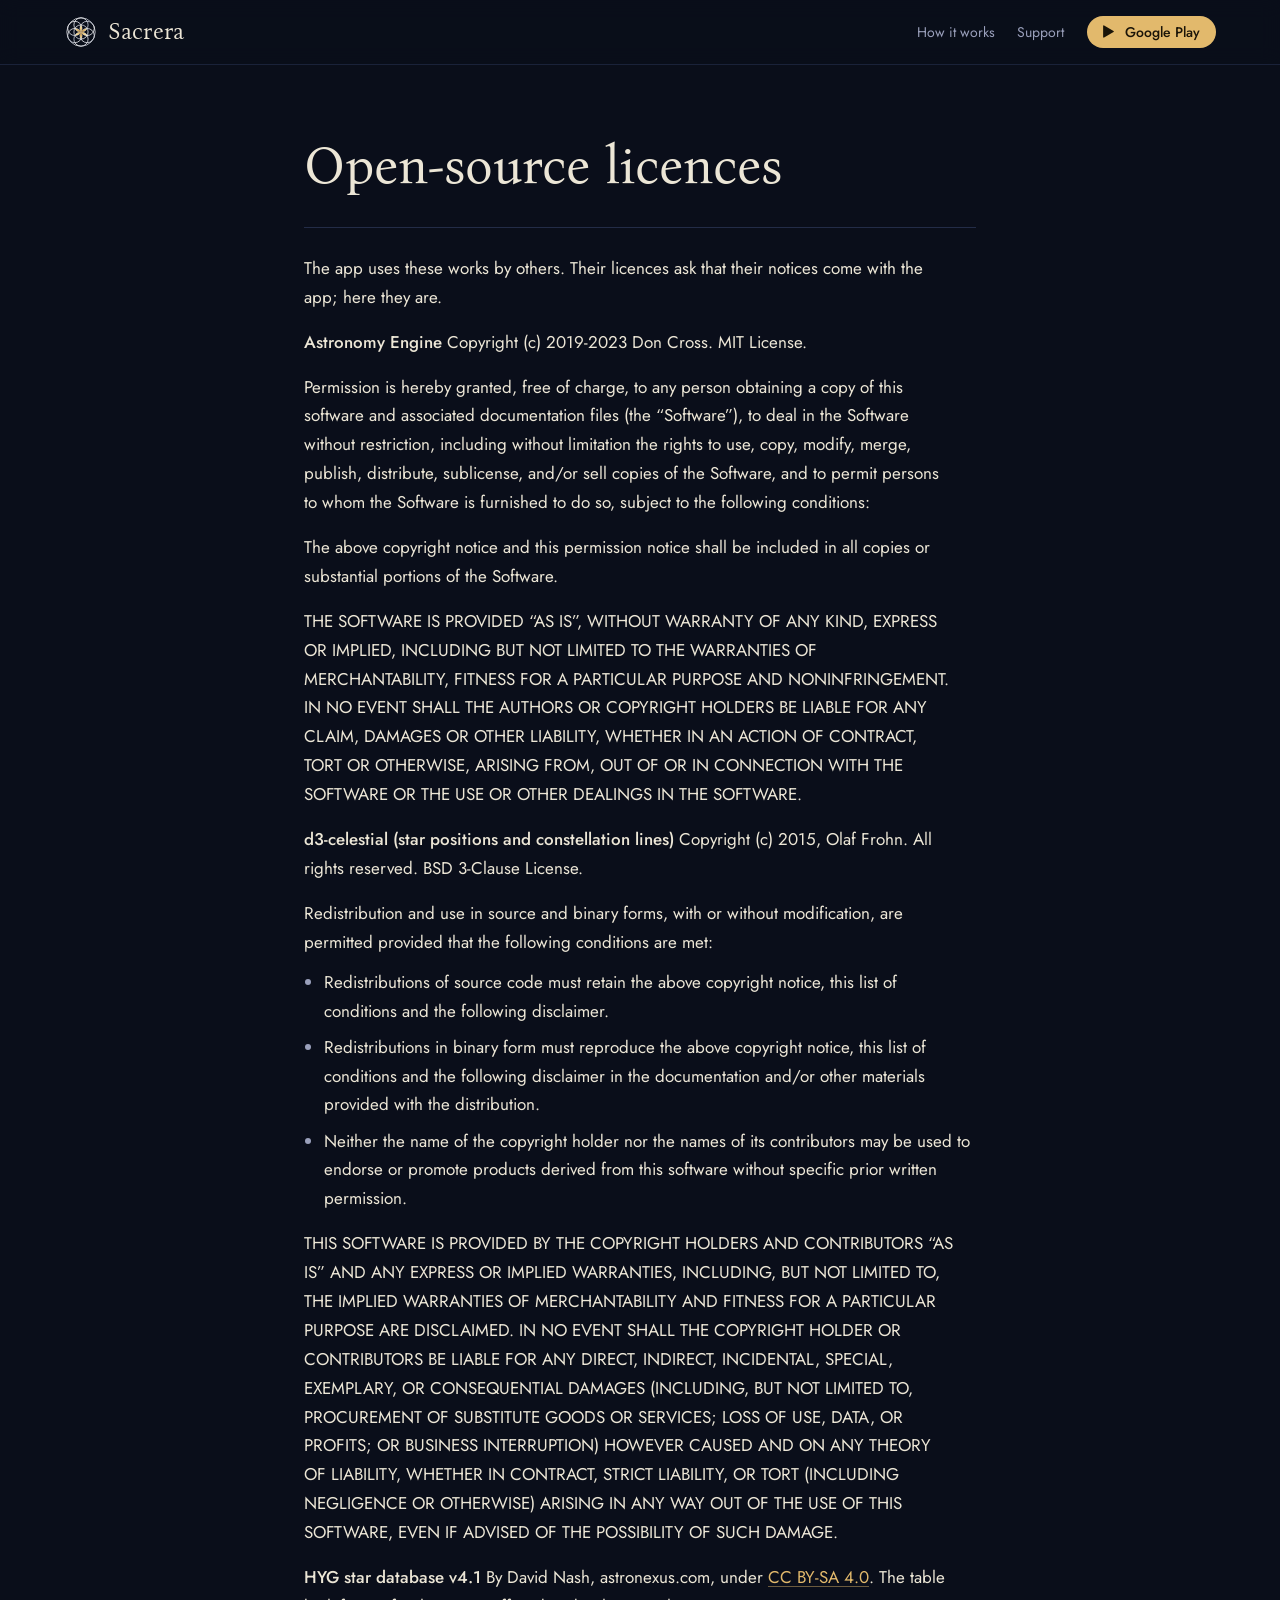
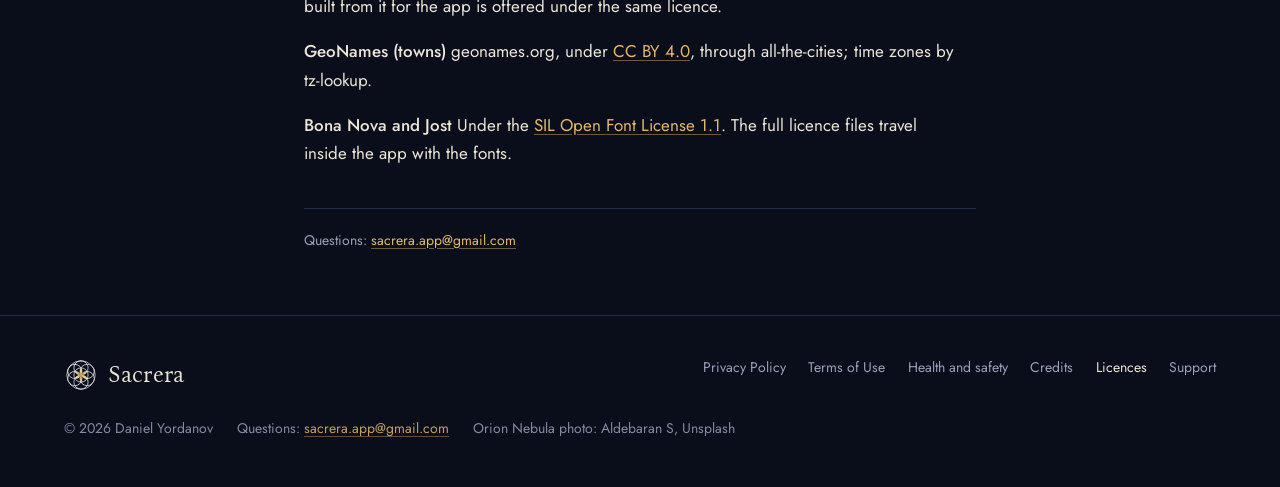
<file: licences.html>
<!DOCTYPE html>
<html lang="en" class="no-js">
<head>
<meta charset="utf-8">
<meta name="viewport" content="width=device-width, initial-scale=1">
<title>Open-source licences · Sacrera</title>
<meta name="description" content="Open-source licences for Sacrera Sacred Geometry.">
<meta name="theme-color" content="#0a0e1a">
<link rel="canonical" href="https://sacrera.com/licences">
<meta property="og:title" content="Open-source licences · Sacrera">
<meta property="og:description" content="Open-source licences for Sacrera Sacred Geometry.">
<meta property="og:image" content="https://sacrera.com/img/icon-512.png">
<link rel="icon" type="image/png" href="favicon.png">
<link rel="apple-touch-icon" href="img/apple-touch-icon.png">
<link rel="preload" href="fonts/bona-nova-latin-400-normal.woff2" as="font" type="font/woff2" crossorigin>
<link rel="stylesheet" href="site.css">
<script>document.documentElement.classList.replace('no-js','js')</script>
</head>
<body>
<header class="top">
  <div class="wrap">
    <a class="brand" href="index.html"><img src="img/logo.svg" alt="" width="34" height="34">Sacrera</a>
    <nav aria-label="Main">
      <a class="hide-s" href="index.html#how">How it works</a>
      <a class="hide-s" href="support.html">Support</a>
      <a class="play" href="https://play.google.com/store/apps/details?id=app.sacrera.geometry"><svg viewBox="0 0 24 24" aria-hidden="true"><path d="M5 3.2v17.6c0 .8.9 1.3 1.6.9l15-8.8c.7-.4.7-1.4 0-1.8l-15-8.8C5.9 1.9 5 2.4 5 3.2z" fill="currentColor"/></svg>Google Play</a>
    </nav>
  </div>
</header>

<main class="doc">
  <article>
    <h1>Open-source licences</h1>
    
    <div class="text"><p>The app uses these works by others. Their licences ask that their notices come with the app; here they are.</p><p><b>Astronomy Engine</b> Copyright (c) 2019-2023 Don Cross. MIT License.</p><p>Permission is hereby granted, free of charge, to any person obtaining a copy of this software and associated documentation files (the “Software”), to deal in the Software without restriction, including without limitation the rights to use, copy, modify, merge, publish, distribute, sublicense, and/or sell copies of the Software, and to permit persons to whom the Software is furnished to do so, subject to the following conditions:</p><p>The above copyright notice and this permission notice shall be included in all copies or substantial portions of the Software.</p><p>THE SOFTWARE IS PROVIDED “AS IS”, WITHOUT WARRANTY OF ANY KIND, EXPRESS OR IMPLIED, INCLUDING BUT NOT LIMITED TO THE WARRANTIES OF MERCHANTABILITY, FITNESS FOR A PARTICULAR PURPOSE AND NONINFRINGEMENT. IN NO EVENT SHALL THE AUTHORS OR COPYRIGHT HOLDERS BE LIABLE FOR ANY CLAIM, DAMAGES OR OTHER LIABILITY, WHETHER IN AN ACTION OF CONTRACT, TORT OR OTHERWISE, ARISING FROM, OUT OF OR IN CONNECTION WITH THE SOFTWARE OR THE USE OR OTHER DEALINGS IN THE SOFTWARE.</p><p><b>d3-celestial (star positions and constellation lines)</b> Copyright (c) 2015, Olaf Frohn. All rights reserved. BSD 3-Clause License.</p><p>Redistribution and use in source and binary forms, with or without modification, are permitted provided that the following conditions are met:</p><ul><li>Redistributions of source code must retain the above copyright notice, this list of conditions and the following disclaimer.</li><li>Redistributions in binary form must reproduce the above copyright notice, this list of conditions and the following disclaimer in the documentation and/or other materials provided with the distribution.</li><li>Neither the name of the copyright holder nor the names of its contributors may be used to endorse or promote products derived from this software without specific prior written permission.</li></ul><p>THIS SOFTWARE IS PROVIDED BY THE COPYRIGHT HOLDERS AND CONTRIBUTORS “AS IS” AND ANY EXPRESS OR IMPLIED WARRANTIES, INCLUDING, BUT NOT LIMITED TO, THE IMPLIED WARRANTIES OF MERCHANTABILITY AND FITNESS FOR A PARTICULAR PURPOSE ARE DISCLAIMED. IN NO EVENT SHALL THE COPYRIGHT HOLDER OR CONTRIBUTORS BE LIABLE FOR ANY DIRECT, INDIRECT, INCIDENTAL, SPECIAL, EXEMPLARY, OR CONSEQUENTIAL DAMAGES (INCLUDING, BUT NOT LIMITED TO, PROCUREMENT OF SUBSTITUTE GOODS OR SERVICES; LOSS OF USE, DATA, OR PROFITS; OR BUSINESS INTERRUPTION) HOWEVER CAUSED AND ON ANY THEORY OF LIABILITY, WHETHER IN CONTRACT, STRICT LIABILITY, OR TORT (INCLUDING NEGLIGENCE OR OTHERWISE) ARISING IN ANY WAY OUT OF THE USE OF THIS SOFTWARE, EVEN IF ADVISED OF THE POSSIBILITY OF SUCH DAMAGE.</p><p><b>HYG star database v4.1</b> By David Nash, astronexus.com, under <a href="https://creativecommons.org/licenses/by-sa/4.0/" target="_blank" rel="noopener">CC BY-SA 4.0</a>. The table built from it for the app is offered under the same licence.</p><p><b>GeoNames (towns)</b> geonames.org, under <a href="https://creativecommons.org/licenses/by/4.0/" target="_blank" rel="noopener">CC BY 4.0</a>, through all-the-cities; time zones by tz-lookup.</p><p><b>Bona Nova and Jost</b> Under the <a href="https://openfontlicense.org" target="_blank" rel="noopener">SIL Open Font License 1.1</a>. The full licence files travel inside the app with the fonts.</p></div>
    <p class="contact">Questions: <a href="mailto:sacrera.app@gmail.com">sacrera.app@gmail.com</a></p>
  </article>
</main>
<footer class="foot">
  <div class="wrap">
    <a class="brand" href="index.html"><img src="img/logo.svg" alt="" width="34" height="34">Sacrera</a>
    <nav aria-label="Legal and support"><a href="privacy.html">Privacy Policy</a><a href="terms.html">Terms of Use</a><a href="health.html">Health and safety</a><a href="credits.html">Credits</a><a href="licences.html" aria-current="page">Licences</a><a href="support.html">Support</a></nav>
    <div class="fine"><span>© 2026 Daniel Yordanov</span><span>Questions: <a href="mailto:sacrera.app@gmail.com">sacrera.app@gmail.com</a></span><span>Orion Nebula photo: Aldebaran S, Unsplash</span></div>
  </div>
</footer>
</body>
</html>
</file>
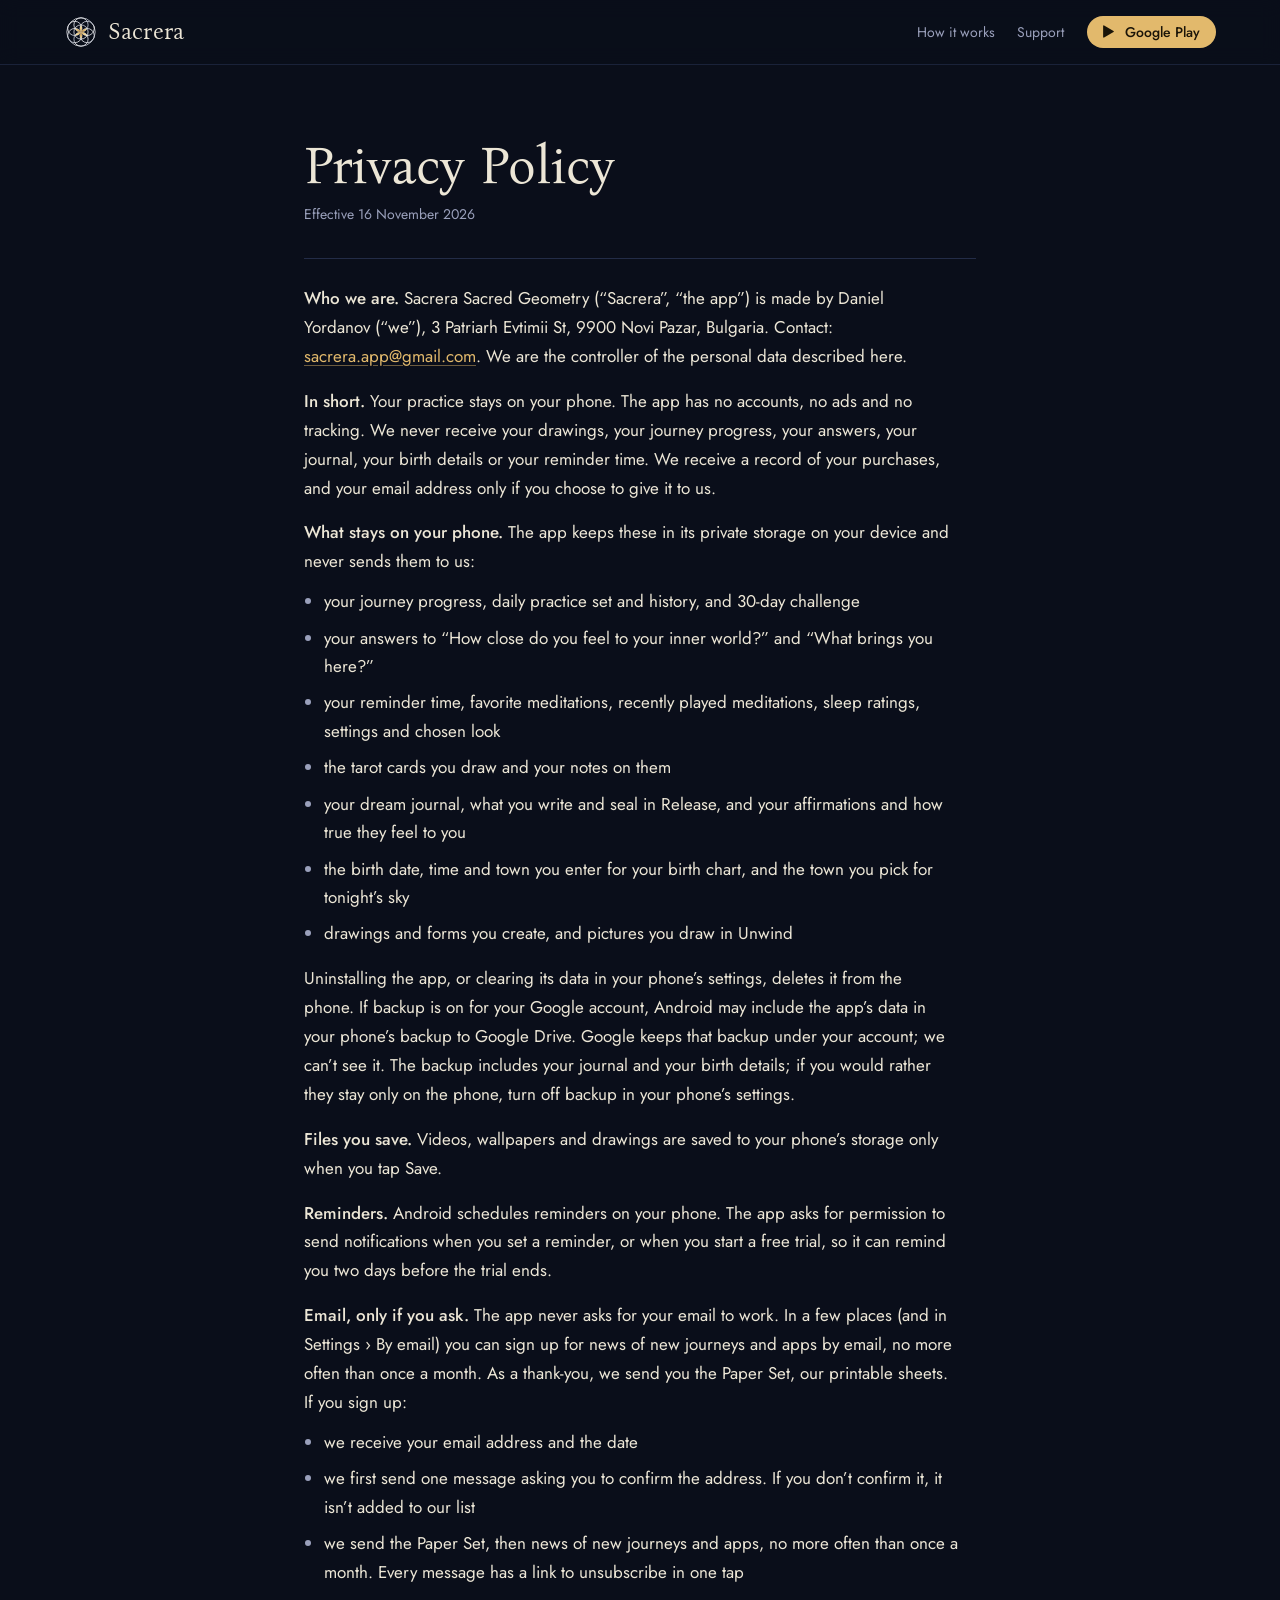
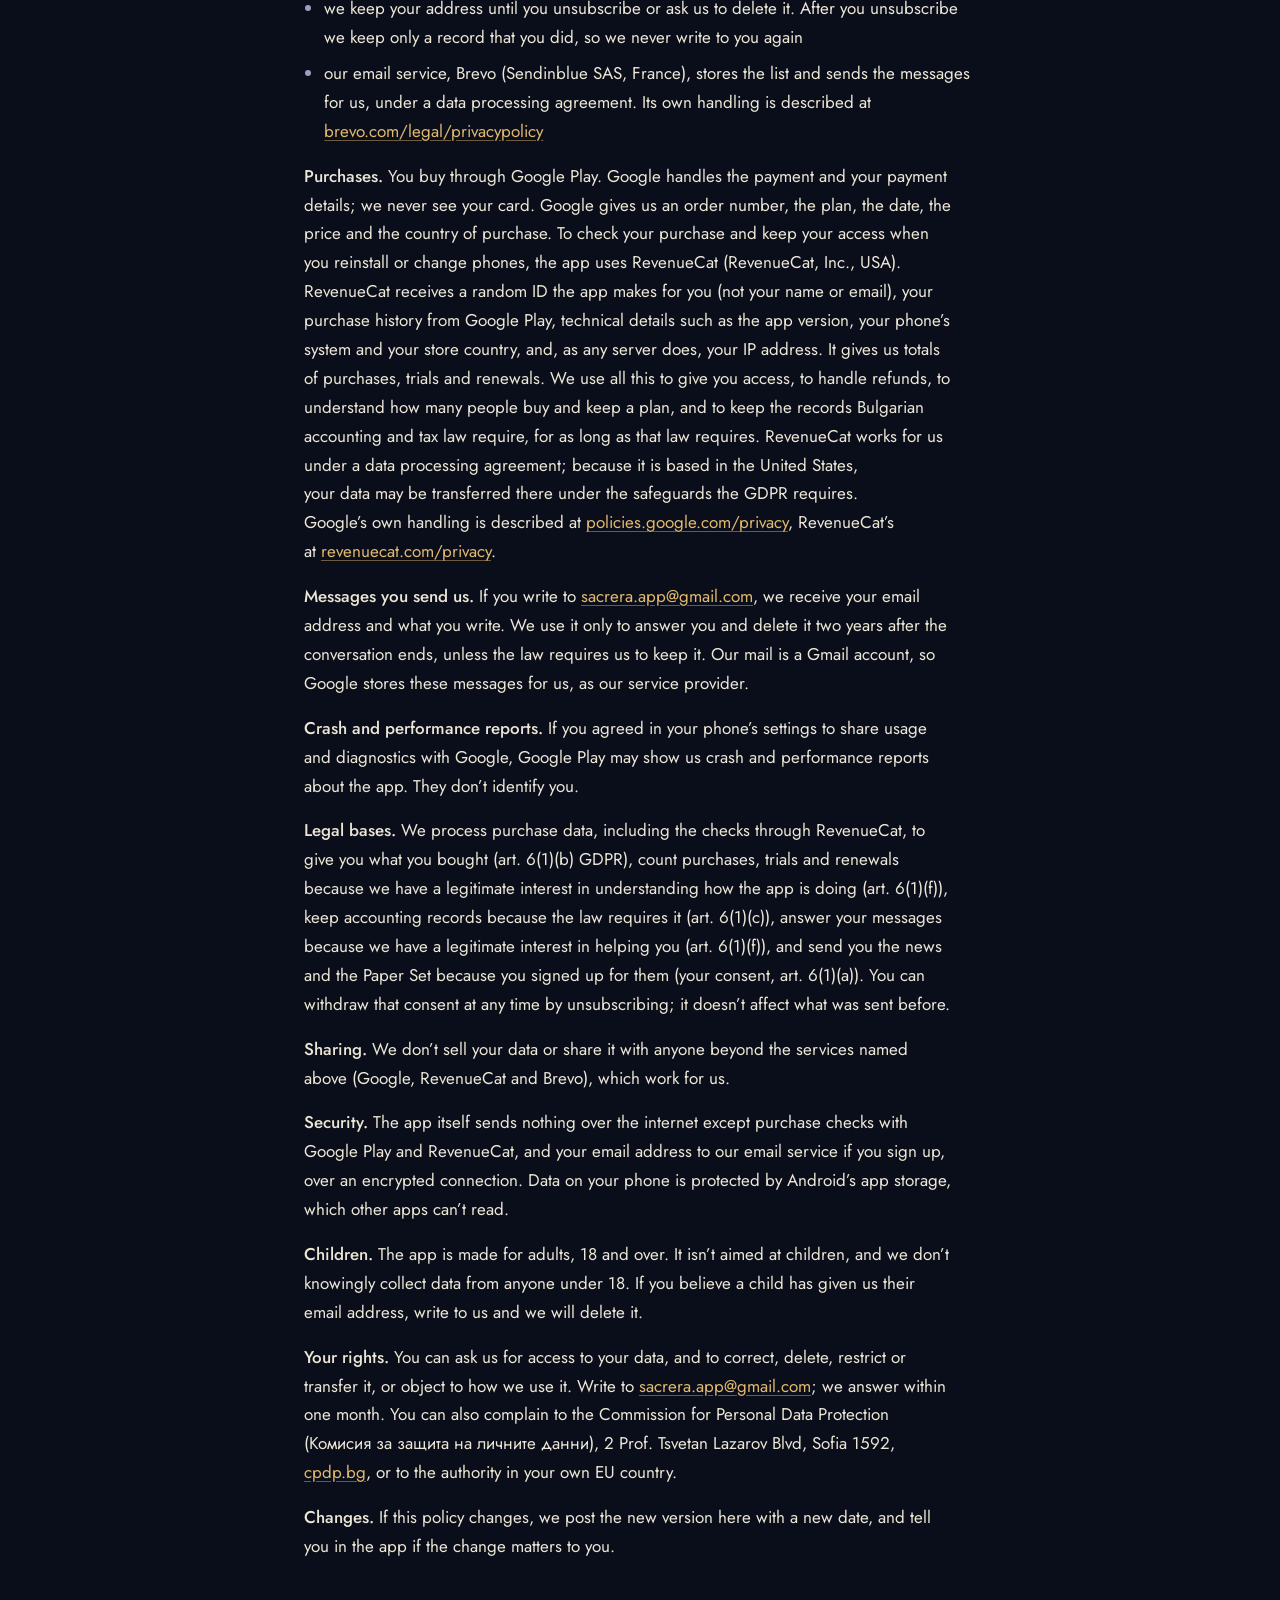
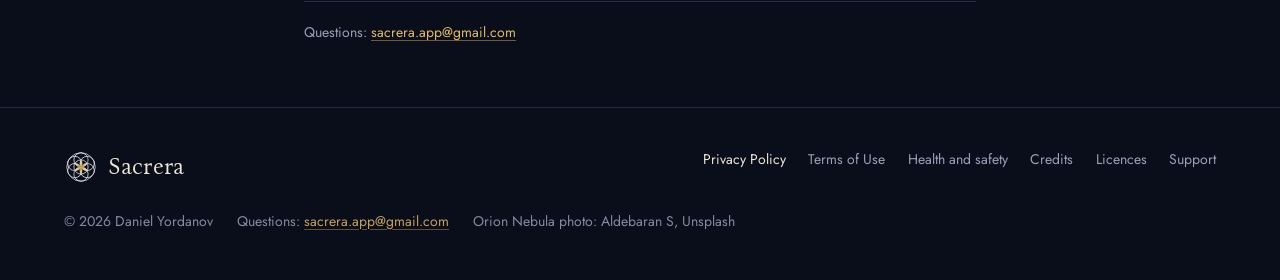
<file: privacy.html>
<!DOCTYPE html>
<html lang="en" class="no-js">
<head>
<meta charset="utf-8">
<meta name="viewport" content="width=device-width, initial-scale=1">
<title>Privacy Policy · Sacrera</title>
<meta name="description" content="Privacy Policy for Sacrera Sacred Geometry.">
<meta name="theme-color" content="#0a0e1a">
<link rel="canonical" href="https://sacrera.com/privacy">
<meta property="og:title" content="Privacy Policy · Sacrera">
<meta property="og:description" content="Privacy Policy for Sacrera Sacred Geometry.">
<meta property="og:image" content="https://sacrera.com/img/icon-512.png">
<link rel="icon" type="image/png" href="favicon.png">
<link rel="apple-touch-icon" href="img/apple-touch-icon.png">
<link rel="preload" href="fonts/bona-nova-latin-400-normal.woff2" as="font" type="font/woff2" crossorigin>
<link rel="stylesheet" href="site.css">
<script>document.documentElement.classList.replace('no-js','js')</script>
</head>
<body>
<header class="top">
  <div class="wrap">
    <a class="brand" href="index.html"><img src="img/logo.svg" alt="" width="34" height="34">Sacrera</a>
    <nav aria-label="Main">
      <a class="hide-s" href="index.html#how">How it works</a>
      <a class="hide-s" href="support.html">Support</a>
      <a class="play" href="https://play.google.com/store/apps/details?id=app.sacrera.geometry"><svg viewBox="0 0 24 24" aria-hidden="true"><path d="M5 3.2v17.6c0 .8.9 1.3 1.6.9l15-8.8c.7-.4.7-1.4 0-1.8l-15-8.8C5.9 1.9 5 2.4 5 3.2z" fill="currentColor"/></svg>Google Play</a>
    </nav>
  </div>
</header>

<main class="doc">
  <article>
    <h1>Privacy Policy</h1>
    <p class="date">Effective 16 November 2026</p>
    <div class="text"><p><b>Who we are.</b> Sacrera Sacred Geometry (“Sacrera”, “the app”) is made by Daniel Yordanov (“we”), 3 Patriarh Evtimii St, 9900 Novi Pazar, Bulgaria. Contact: <a href="mailto:sacrera.app@gmail.com">sacrera.app@gmail.com</a>. We are the controller of the personal data described here.</p><p><b>In short.</b> Your practice stays on your phone. The app has no accounts, no ads and no tracking. We never receive your drawings, your journey progress, your answers, your journal, your birth details or your reminder time. We receive a record of your purchases, and your email address only if you choose to give it to us.</p><p><b>What stays on your phone.</b> The app keeps these in its private storage on your device and never sends them to us:</p><ul><li>your journey progress, daily practice set and history, and 30-day challenge</li><li>your answers to “How close do you feel to your inner world?” and “What brings you here?”</li><li>your reminder time, favorite meditations, recently played meditations, sleep ratings, settings and chosen look</li><li>the tarot cards you draw and your notes on them</li><li>your dream journal, what you write and seal in Release, and your affirmations and how true they feel to you</li><li>the birth date, time and town you enter for your birth chart, and the town you pick for tonight’s sky</li><li>drawings and forms you create, and pictures you draw in Unwind</li></ul><p>Uninstalling the app, or clearing its data in your phone’s settings, deletes it from the phone. If backup is on for your Google account, Android may include the app’s data in your phone’s backup to Google Drive. Google keeps that backup under your account; we can’t see it. The backup includes your journal and your birth details; if you would rather they stay only on the phone, turn off backup in your phone’s settings.</p><p><b>Files you save.</b> Videos, wallpapers and drawings are saved to your phone’s storage only when you tap Save.</p><p><b>Reminders.</b> Android schedules reminders on your phone. The app asks for permission to send notifications when you set a reminder, or when you start a free trial, so it can remind you two days before the trial ends.</p><p><b>Email, only if you ask.</b> The app never asks for your email to work. In a few places (and in Settings › By email) you can sign up for news of new journeys and apps by email, no more often than once a month. As a thank-you, we send you the Paper Set, our printable sheets. If you sign up:</p><ul><li>we receive your email address and the date</li><li>we first send one message asking you to confirm the address. If you don’t confirm it, it isn’t added to our list</li><li>we send the Paper Set, then news of new journeys and apps, no more often than once a month. Every message has a link to unsubscribe in one tap</li><li>we keep your address until you unsubscribe or ask us to delete it. After you unsubscribe we keep only a record that you did, so we never write to you again</li><li>our email service, Brevo (Sendinblue SAS, France), stores the list and sends the messages for us, under a data processing agreement. Its own handling is described at <a href="https://www.brevo.com/legal/privacypolicy/" target="_blank" rel="noopener">brevo.com/legal/privacypolicy</a></li></ul><p><b>Purchases.</b> You buy through Google Play. Google handles the payment and your payment details; we never see your card. Google gives us an order number, the plan, the date, the price and the country of purchase. To check your purchase and keep your access when you reinstall or change phones, the app uses RevenueCat (RevenueCat, Inc., USA). RevenueCat receives a random ID the app makes for you (not your name or email), your purchase history from Google Play, technical details such as the app version, your phone’s system and your store country, and, as any server does, your IP address. It gives us totals of purchases, trials and renewals. We use all this to give you access, to handle refunds, to understand how many people buy and keep a plan, and to keep the records Bulgarian accounting and tax law require, for as long as that law requires. RevenueCat works for us under a data processing agreement; because it is based in the United States, your data may be transferred there under the safeguards the GDPR requires. Google’s own handling is described at <a href="https://policies.google.com/privacy" target="_blank" rel="noopener">policies.google.com/privacy</a>, RevenueCat’s at <a href="https://www.revenuecat.com/privacy" target="_blank" rel="noopener">revenuecat.com/privacy</a>.</p><p><b>Messages you send us.</b> If you write to <a href="mailto:sacrera.app@gmail.com">sacrera.app@gmail.com</a>, we receive your email address and what you write. We use it only to answer you and delete it two years after the conversation ends, unless the law requires us to keep it. Our mail is a Gmail account, so Google stores these messages for us, as our service provider.</p><p><b>Crash and performance reports.</b> If you agreed in your phone’s settings to share usage and diagnostics with Google, Google Play may show us crash and performance reports about the app. They don’t identify you.</p><p><b>Legal bases.</b> We process purchase data, including the checks through RevenueCat, to give you what you bought (art. 6(1)(b) GDPR), count purchases, trials and renewals because we have a legitimate interest in understanding how the app is doing (art. 6(1)(f)), keep accounting records because the law requires it (art. 6(1)(c)), answer your messages because we have a legitimate interest in helping you (art. 6(1)(f)), and send you the news and the Paper Set because you signed up for them (your consent, art. 6(1)(a)). You can withdraw that consent at any time by unsubscribing; it doesn’t affect what was sent before.</p><p><b>Sharing.</b> We don’t sell your data or share it with anyone beyond the services named above (Google, RevenueCat and Brevo), which work for us.</p><p><b>Security.</b> The app itself sends nothing over the internet except purchase checks with Google Play and RevenueCat, and your email address to our email service if you sign up, over an encrypted connection. Data on your phone is protected by Android’s app storage, which other apps can’t read.</p><p><b>Children.</b> The app is made for adults, 18 and over. It isn’t aimed at children, and we don’t knowingly collect data from anyone under 18. If you believe a child has given us their email address, write to us and we will delete it.</p><p><b>Your rights.</b> You can ask us for access to your data, and to correct, delete, restrict or transfer it, or object to how we use it. Write to <a href="mailto:sacrera.app@gmail.com">sacrera.app@gmail.com</a>; we answer within one month. You can also complain to the Commission for Personal Data Protection (Комисия за защита на личните данни), 2 Prof. Tsvetan Lazarov Blvd, Sofia 1592, <a href="https://www.cpdp.bg" target="_blank" rel="noopener">cpdp.bg</a>, or to the authority in your own EU country.</p><p><b>Changes.</b> If this policy changes, we post the new version here with a new date, and tell you in the app if the change matters to you.</p></div>
    <p class="contact">Questions: <a href="mailto:sacrera.app@gmail.com">sacrera.app@gmail.com</a></p>
  </article>
</main>
<footer class="foot">
  <div class="wrap">
    <a class="brand" href="index.html"><img src="img/logo.svg" alt="" width="34" height="34">Sacrera</a>
    <nav aria-label="Legal and support"><a href="privacy.html" aria-current="page">Privacy Policy</a><a href="terms.html">Terms of Use</a><a href="health.html">Health and safety</a><a href="credits.html">Credits</a><a href="licences.html">Licences</a><a href="support.html">Support</a></nav>
    <div class="fine"><span>© 2026 Daniel Yordanov</span><span>Questions: <a href="mailto:sacrera.app@gmail.com">sacrera.app@gmail.com</a></span><span>Orion Nebula photo: Aldebaran S, Unsplash</span></div>
  </div>
</footer>
</body>
</html>
</file>
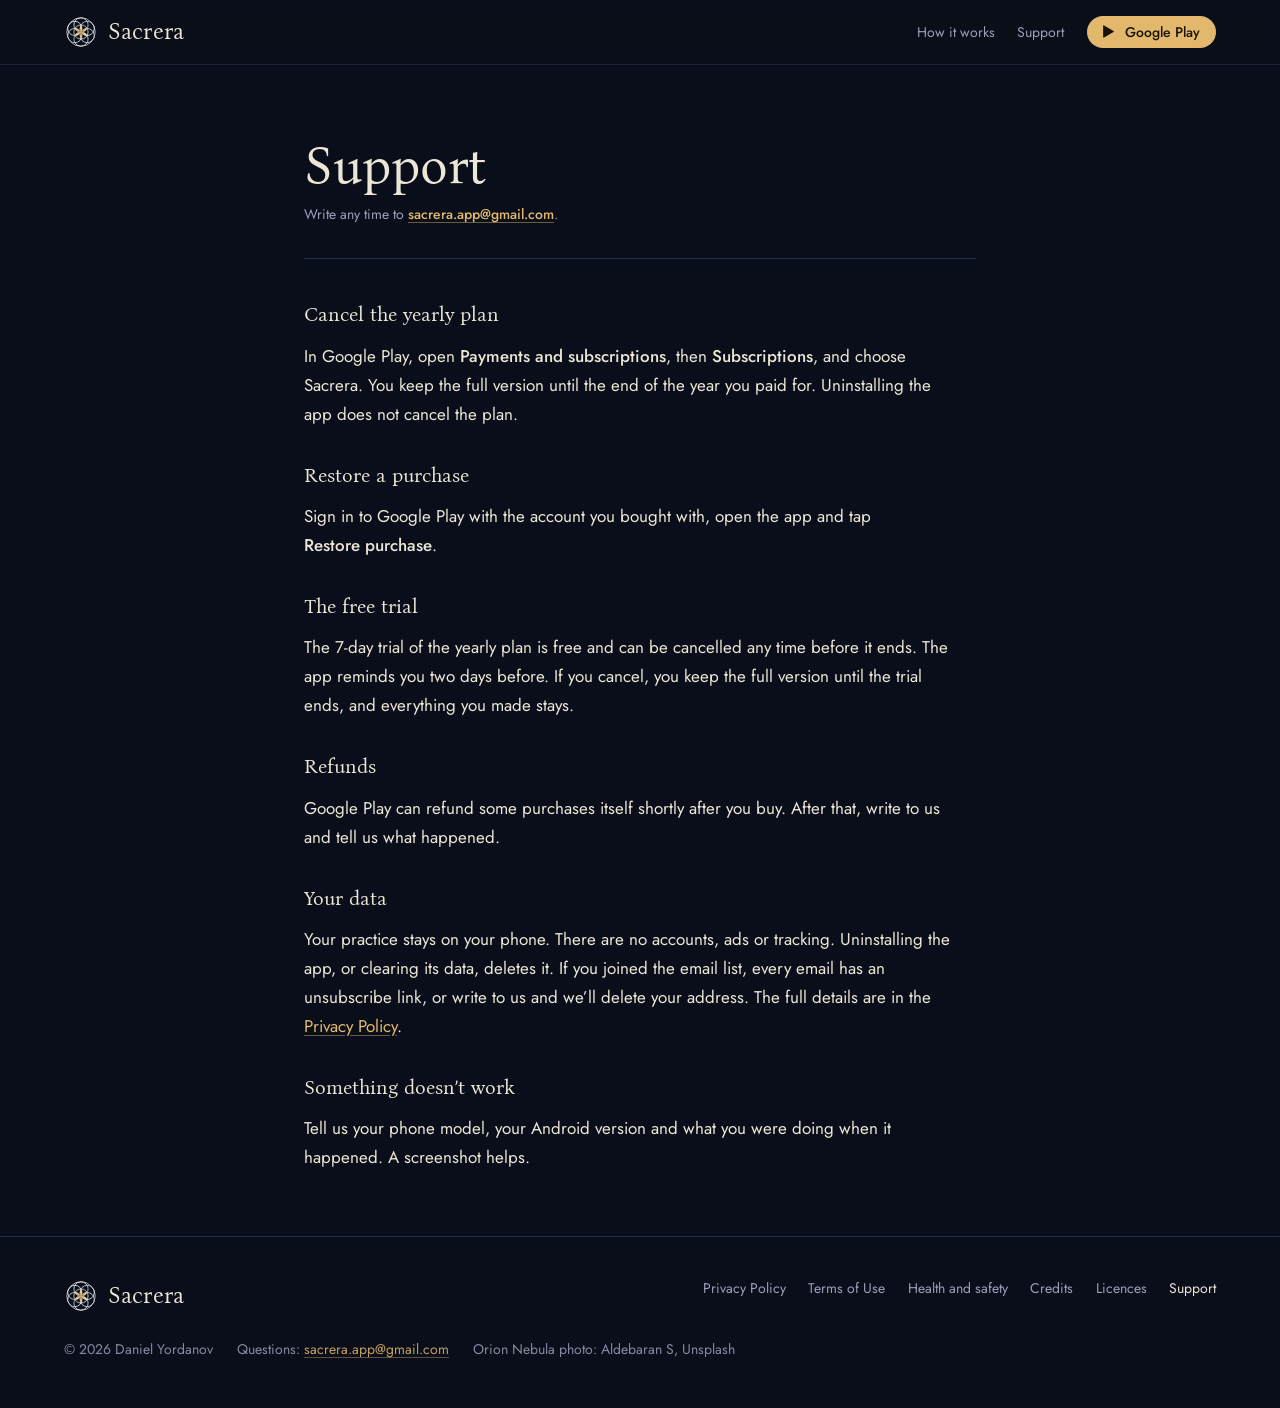
<file: support.html>
<!DOCTYPE html>
<html lang="en" class="no-js">
<head>
<meta charset="utf-8">
<meta name="viewport" content="width=device-width, initial-scale=1">
<title>Support · Sacrera</title>
<meta name="description" content="Help with Sacrera Sacred Geometry: your plan, restoring a purchase, your data, and how to reach us.">
<meta name="theme-color" content="#0a0e1a">
<link rel="canonical" href="https://sacrera.com/support">
<meta property="og:title" content="Support · Sacrera">
<meta property="og:description" content="Help with Sacrera Sacred Geometry: your plan, restoring a purchase, your data, and how to reach us.">
<meta property="og:image" content="https://sacrera.com/img/icon-512.png">
<link rel="icon" type="image/png" href="favicon.png">
<link rel="apple-touch-icon" href="img/apple-touch-icon.png">
<link rel="preload" href="fonts/bona-nova-latin-400-normal.woff2" as="font" type="font/woff2" crossorigin>
<link rel="stylesheet" href="site.css">
<script>document.documentElement.classList.replace('no-js','js')</script>
</head>
<body>
<header class="top">
  <div class="wrap">
    <a class="brand" href="index.html"><img src="img/logo.svg" alt="" width="34" height="34">Sacrera</a>
    <nav aria-label="Main">
      <a class="hide-s" href="index.html#how">How it works</a>
      <a class="hide-s" href="support.html">Support</a>
      <a class="play" href="https://play.google.com/store/apps/details?id=app.sacrera.geometry"><svg viewBox="0 0 24 24" aria-hidden="true"><path d="M5 3.2v17.6c0 .8.9 1.3 1.6.9l15-8.8c.7-.4.7-1.4 0-1.8l-15-8.8C5.9 1.9 5 2.4 5 3.2z" fill="currentColor"/></svg>Google Play</a>
    </nav>
  </div>
</header>

<main class="doc">
  <article>
    <h1>Support</h1>
    <p class="date">Write any time to <a class="mail" href="mailto:sacrera.app@gmail.com">sacrera.app@gmail.com</a>.</p>
    <div class="text">
      <h2>Cancel the yearly plan</h2>
      <p>In Google Play, open <b>Payments and subscriptions</b>, then <b>Subscriptions</b>, and choose Sacrera. You keep the full version until the end of the year you paid for. Uninstalling the app does not cancel the plan.</p>
      <h2>Restore a purchase</h2>
      <p>Sign in to Google Play with the account you bought with, open the app and tap <b>Restore purchase</b>.</p>
      <h2>The free trial</h2>
      <p>The 7-day trial of the yearly plan is free and can be cancelled any time before it ends. The app reminds you two days before. If you cancel, you keep the full version until the trial ends, and everything you made stays.</p>
      <h2>Refunds</h2>
      <p>Google Play can refund some purchases itself shortly after you buy. After that, write to us and tell us what happened.</p>
      <h2>Your data</h2>
      <p>Your practice stays on your phone. There are no accounts, ads or tracking. Uninstalling the app, or clearing its data, deletes it. If you joined the email list, every email has an unsubscribe link, or write to us and we’ll delete your address. The full details are in the <a href="privacy.html">Privacy Policy</a>.</p>
      <h2>Something doesn’t work</h2>
      <p>Tell us your phone model, your Android version and what you were doing when it happened. A screenshot helps.</p>
    </div>
  </article>
</main>
<footer class="foot">
  <div class="wrap">
    <a class="brand" href="index.html"><img src="img/logo.svg" alt="" width="34" height="34">Sacrera</a>
    <nav aria-label="Legal and support"><a href="privacy.html">Privacy Policy</a><a href="terms.html">Terms of Use</a><a href="health.html">Health and safety</a><a href="credits.html">Credits</a><a href="licences.html">Licences</a><a href="support.html" aria-current="page">Support</a></nav>
    <div class="fine"><span>© 2026 Daniel Yordanov</span><span>Questions: <a href="mailto:sacrera.app@gmail.com">sacrera.app@gmail.com</a></span><span>Orion Nebula photo: Aldebaran S, Unsplash</span></div>
  </div>
</footer>
</body>
</html>
</file>
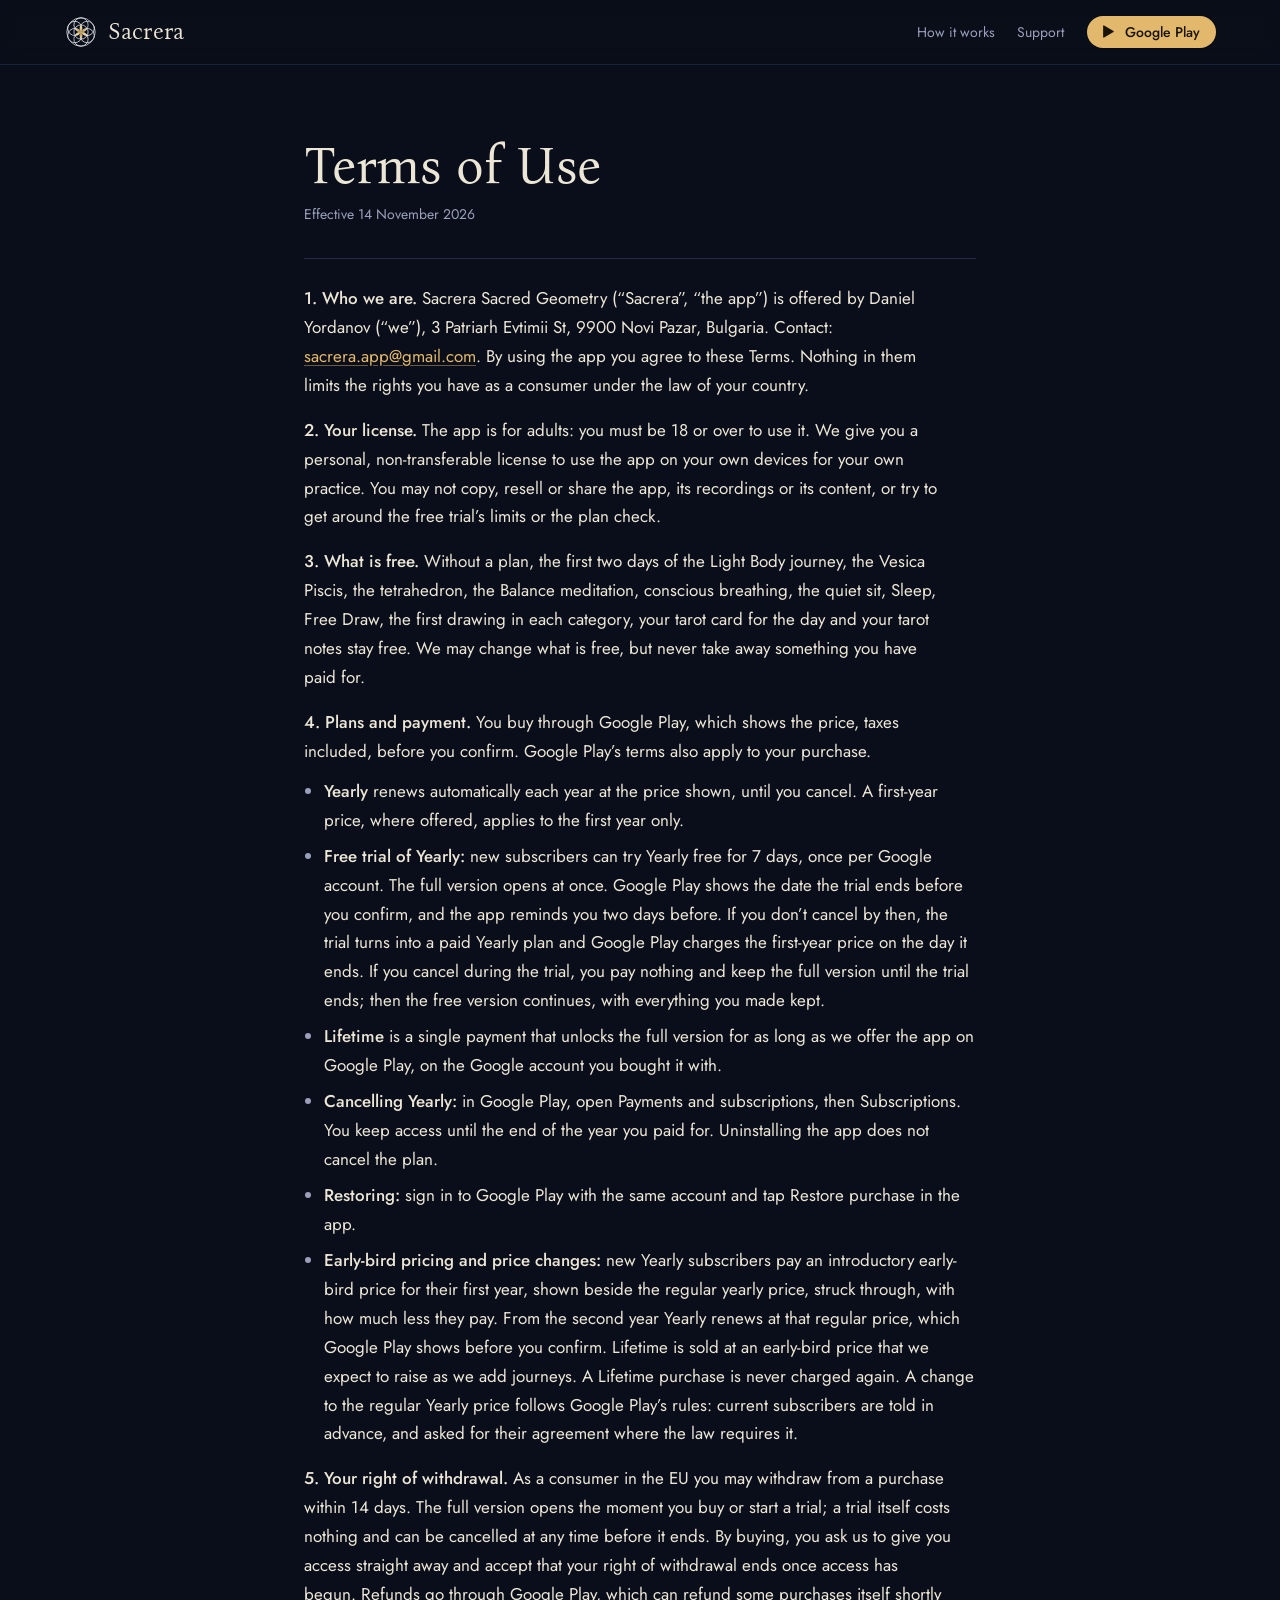
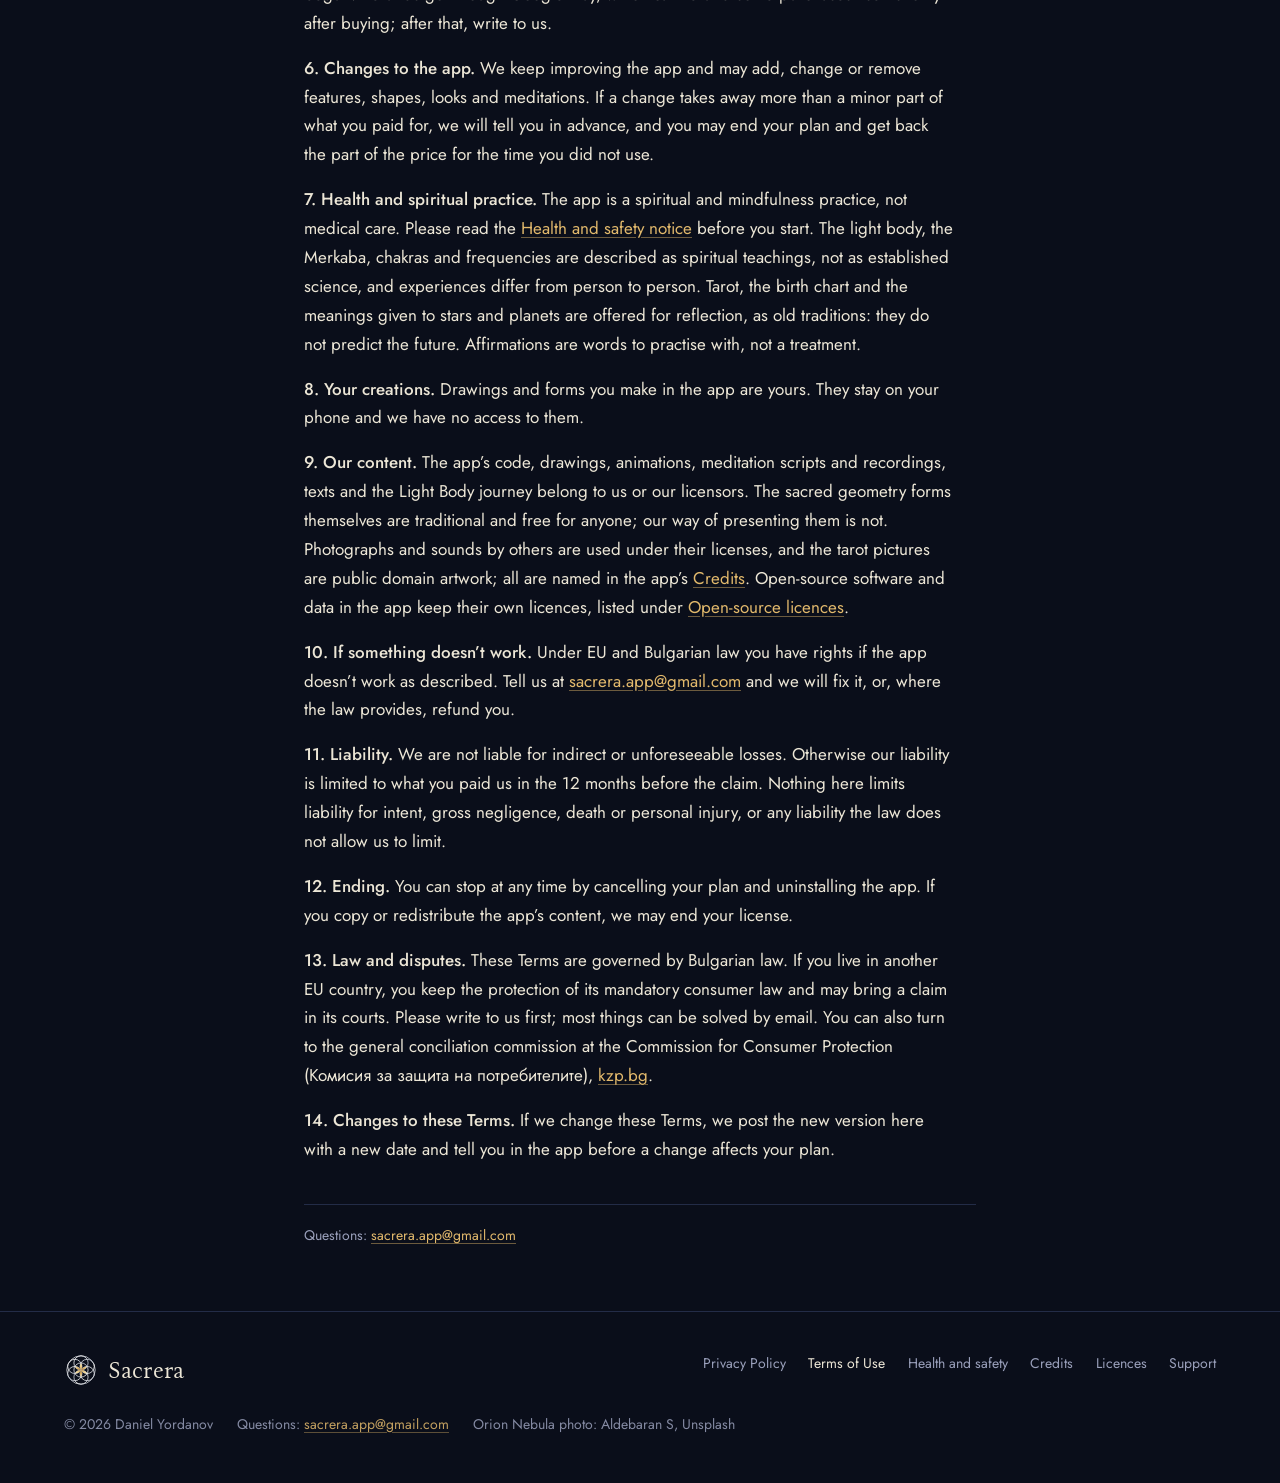
<file: terms.html>
<!DOCTYPE html>
<html lang="en" class="no-js">
<head>
<meta charset="utf-8">
<meta name="viewport" content="width=device-width, initial-scale=1">
<title>Terms of Use · Sacrera</title>
<meta name="description" content="Terms of Use for Sacrera Sacred Geometry.">
<meta name="theme-color" content="#0a0e1a">
<link rel="canonical" href="https://sacrera.com/terms">
<meta property="og:title" content="Terms of Use · Sacrera">
<meta property="og:description" content="Terms of Use for Sacrera Sacred Geometry.">
<meta property="og:image" content="https://sacrera.com/img/icon-512.png">
<link rel="icon" type="image/png" href="favicon.png">
<link rel="apple-touch-icon" href="img/apple-touch-icon.png">
<link rel="preload" href="fonts/bona-nova-latin-400-normal.woff2" as="font" type="font/woff2" crossorigin>
<link rel="stylesheet" href="site.css">
<script>document.documentElement.classList.replace('no-js','js')</script>
</head>
<body>
<header class="top">
  <div class="wrap">
    <a class="brand" href="index.html"><img src="img/logo.svg" alt="" width="34" height="34">Sacrera</a>
    <nav aria-label="Main">
      <a class="hide-s" href="index.html#how">How it works</a>
      <a class="hide-s" href="support.html">Support</a>
      <a class="play" href="https://play.google.com/store/apps/details?id=app.sacrera.geometry"><svg viewBox="0 0 24 24" aria-hidden="true"><path d="M5 3.2v17.6c0 .8.9 1.3 1.6.9l15-8.8c.7-.4.7-1.4 0-1.8l-15-8.8C5.9 1.9 5 2.4 5 3.2z" fill="currentColor"/></svg>Google Play</a>
    </nav>
  </div>
</header>

<main class="doc">
  <article>
    <h1>Terms of Use</h1>
    <p class="date">Effective 14 November 2026</p>
    <div class="text"><p><b>1. Who we are.</b> Sacrera Sacred Geometry (“Sacrera”, “the app”) is offered by Daniel Yordanov (“we”), 3 Patriarh Evtimii St, 9900 Novi Pazar, Bulgaria. Contact: <a href="mailto:sacrera.app@gmail.com">sacrera.app@gmail.com</a>. By using the app you agree to these Terms. Nothing in them limits the rights you have as a consumer under the law of your country.</p><p><b>2. Your license.</b> The app is for adults: you must be 18 or over to use it. We give you a personal, non-transferable license to use the app on your own devices for your own practice. You may not copy, resell or share the app, its recordings or its content, or try to get around the free trial’s limits or the plan check.</p><p><b>3. What is free.</b> Without a plan, the first two days of the Light Body journey, the Vesica Piscis, the tetrahedron, the Balance meditation, conscious breathing, the quiet sit, Sleep, Free Draw, the first drawing in each category, your tarot card for the day and your tarot notes stay free. We may change what is free, but never take away something you have paid for.</p><p><b>4. Plans and payment.</b> You buy through Google Play, which shows the price, taxes included, before you confirm. Google Play’s terms also apply to your purchase.</p><ul><li><b>Yearly</b> renews automatically each year at the price shown, until you cancel. A first-year price, where offered, applies to the first year only.</li><li><b>Free trial of Yearly:</b> new subscribers can try Yearly free for 7 days, once per Google account. The full version opens at once. Google Play shows the date the trial ends before you confirm, and the app reminds you two days before. If you don’t cancel by then, the trial turns into a paid Yearly plan and Google Play charges the first-year price on the day it ends. If you cancel during the trial, you pay nothing and keep the full version until the trial ends; then the free version continues, with everything you made kept.</li><li><b>Lifetime</b> is a single payment that unlocks the full version for as long as we offer the app on Google Play, on the Google account you bought it with.</li><li><b>Cancelling Yearly:</b> in Google Play, open Payments and subscriptions, then Subscriptions. You keep access until the end of the year you paid for. Uninstalling the app does not cancel the plan.</li><li><b>Restoring:</b> sign in to Google Play with the same account and tap Restore purchase in the app.</li><li><b>Early-bird pricing and price changes:</b> new Yearly subscribers pay an introductory early-bird price for their first year, shown beside the regular yearly price, struck through, with how much less they pay. From the second year Yearly renews at that regular price, which Google Play shows before you confirm. Lifetime is sold at an early-bird price that we expect to raise as we add journeys. A Lifetime purchase is never charged again. A change to the regular Yearly price follows Google Play’s rules: current subscribers are told in advance, and asked for their agreement where the law requires it.</li></ul><p><b>5. Your right of withdrawal.</b> As a consumer in the EU you may withdraw from a purchase within 14 days. The full version opens the moment you buy or start a trial; a trial itself costs nothing and can be cancelled at any time before it ends. By buying, you ask us to give you access straight away and accept that your right of withdrawal ends once access has begun. Refunds go through Google Play, which can refund some purchases itself shortly after buying; after that, write to us.</p><p><b>6. Changes to the app.</b> We keep improving the app and may add, change or remove features, shapes, looks and meditations. If a change takes away more than a minor part of what you paid for, we will tell you in advance, and you may end your plan and get back the part of the price for the time you did not use.</p><p><b>7. Health and spiritual practice.</b> The app is a spiritual and mindfulness practice, not medical care. Please read the <a href="health.html">Health and safety notice</a> before you start. The light body, the Merkaba, chakras and frequencies are described as spiritual teachings, not as established science, and experiences differ from person to person. Tarot, the birth chart and the meanings given to stars and planets are offered for reflection, as old traditions: they do not predict the future. Affirmations are words to practise with, not a treatment.</p><p><b>8. Your creations.</b> Drawings and forms you make in the app are yours. They stay on your phone and we have no access to them.</p><p><b>9. Our content.</b> The app’s code, drawings, animations, meditation scripts and recordings, texts and the Light Body journey belong to us or our licensors. The sacred geometry forms themselves are traditional and free for anyone; our way of presenting them is not. Photographs and sounds by others are used under their licenses, and the tarot pictures are public domain artwork; all are named in the app’s <a href="credits.html">Credits</a>. Open-source software and data in the app keep their own licences, listed under <a href="licences.html">Open-source licences</a>.</p><p><b>10. If something doesn’t work.</b> Under EU and Bulgarian law you have rights if the app doesn’t work as described. Tell us at <a href="mailto:sacrera.app@gmail.com">sacrera.app@gmail.com</a> and we will fix it, or, where the law provides, refund you.</p><p><b>11. Liability.</b> We are not liable for indirect or unforeseeable losses. Otherwise our liability is limited to what you paid us in the 12 months before the claim. Nothing here limits liability for intent, gross negligence, death or personal injury, or any liability the law does not allow us to limit.</p><p><b>12. Ending.</b> You can stop at any time by cancelling your plan and uninstalling the app. If you copy or redistribute the app’s content, we may end your license.</p><p><b>13. Law and disputes.</b> These Terms are governed by Bulgarian law. If you live in another EU country, you keep the protection of its mandatory consumer law and may bring a claim in its courts. Please write to us first; most things can be solved by email. You can also turn to the general conciliation commission at the Commission for Consumer Protection (Комисия за защита на потребителите), <a href="https://kzp.bg" target="_blank" rel="noopener">kzp.bg</a>.</p><p><b>14. Changes to these Terms.</b> If we change these Terms, we post the new version here with a new date and tell you in the app before a change affects your plan.</p></div>
    <p class="contact">Questions: <a href="mailto:sacrera.app@gmail.com">sacrera.app@gmail.com</a></p>
  </article>
</main>
<footer class="foot">
  <div class="wrap">
    <a class="brand" href="index.html"><img src="img/logo.svg" alt="" width="34" height="34">Sacrera</a>
    <nav aria-label="Legal and support"><a href="privacy.html">Privacy Policy</a><a href="terms.html" aria-current="page">Terms of Use</a><a href="health.html">Health and safety</a><a href="credits.html">Credits</a><a href="licences.html">Licences</a><a href="support.html">Support</a></nav>
    <div class="fine"><span>© 2026 Daniel Yordanov</span><span>Questions: <a href="mailto:sacrera.app@gmail.com">sacrera.app@gmail.com</a></span><span>Orion Nebula photo: Aldebaran S, Unsplash</span></div>
  </div>
</footer>
</body>
</html>
</file>
<file: site.css>
/* sacrera.com — the app's Night look carried onto the web.
   Layout idea: one night-ink column of chapters (Draw, Visualize, Embody), each led by a real screen of the app,
   with the Seed of Life in the hero that the visitor draws, circle by circle, as the one live moment. */
:root{
  --night:#0a0e1a;      /* ground */
  --deep:#131b30;       /* glow under phones */
  --rule:#232c47;
  --line:#ece6d6;       /* text: moonlit parchment */
  --muted:#9aa0bb;
  --gold:#e2b96c;       /* the compass point: accent and the one action */
  --on-gold:#1a1408;
  --petal:#8ea4ff;
  --display:"Bona Nova",Georgia,"Times New Roman",serif;
  --body:"Jost","Futura","Avenir Next",system-ui,sans-serif;
  --fs-s:.875rem; --fs-m:1.0625rem; --fs-l:1.25rem; --fs-xl:clamp(1.75rem,1.2rem + 2vw,2.5rem); --fs-hero:clamp(2.75rem,min(1.6rem + 5vw,9.6svh),5.25rem);
  --wrap:72rem;
  color-scheme:dark;
}

@font-face{font-family:"Bona Nova";font-weight:400;font-display:swap;src:url(fonts/bona-nova-latin-400-normal.woff2) format("woff2");unicode-range:U+0000-00FF,U+0131,U+0152-0153,U+02BB-02BC,U+02C6,U+02DA,U+02DC,U+2000-206F,U+20AC,U+2122,U+2212}
@font-face{font-family:"Bona Nova";font-weight:400;font-display:swap;src:url(fonts/bona-nova-latin-ext-400-normal.woff2) format("woff2");unicode-range:U+0100-02BA,U+1E00-1EFF,U+20A0-20AB,U+20AD-20C0}
@font-face{font-family:"Bona Nova";font-weight:400;font-display:swap;src:url(fonts/bona-nova-cyrillic-400-normal.woff2) format("woff2");unicode-range:U+0400-045F,U+0490-0491,U+04B0-04B1,U+2116}
@font-face{font-family:"Bona Nova";font-weight:700;font-display:swap;src:url(fonts/bona-nova-latin-700-normal.woff2) format("woff2");unicode-range:U+0000-00FF,U+2000-206F}
@font-face{font-family:"Jost";font-weight:400;font-display:swap;src:url(fonts/jost-latin-400-normal.woff2) format("woff2");unicode-range:U+0000-00FF,U+0131,U+0152-0153,U+02BB-02BC,U+02C6,U+02DA,U+02DC,U+2000-206F,U+20AC,U+2122,U+2212}
@font-face{font-family:"Jost";font-weight:400;font-display:swap;src:url(fonts/jost-latin-ext-400-normal.woff2) format("woff2");unicode-range:U+0100-02BA,U+1E00-1EFF,U+20A0-20AB,U+20AD-20C0}
@font-face{font-family:"Jost";font-weight:400;font-display:swap;src:url(fonts/jost-cyrillic-400-normal.woff2) format("woff2");unicode-range:U+0400-045F,U+0490-0491,U+04B0-04B1,U+2116}
@font-face{font-family:"Jost";font-weight:500;font-display:swap;src:url(fonts/jost-latin-500-normal.woff2) format("woff2");unicode-range:U+0000-00FF,U+2000-206F,U+20AC}
@font-face{font-family:"Jost";font-weight:500;font-display:swap;src:url(fonts/jost-cyrillic-500-normal.woff2) format("woff2");unicode-range:U+0400-045F}

*,*::before,*::after{box-sizing:border-box}
html{-webkit-text-size-adjust:100%}
body{margin:0;background:var(--night);color:var(--line);font-family:var(--body);font-size:var(--fs-m);line-height:1.6;-webkit-font-smoothing:antialiased}
::selection{background:var(--gold);color:var(--on-gold)}
img{max-width:100%;height:auto;display:block}
a{color:var(--gold);text-decoration-color:color-mix(in srgb,var(--gold) 45%,transparent);text-underline-offset:3px}
a:focus-visible,button:focus-visible,[tabindex]:focus-visible{outline:2px solid var(--gold);outline-offset:3px;border-radius:6px}
h1,h2,h3{font-family:var(--display);font-weight:400;line-height:1.12;margin:0;text-wrap:balance}
p{margin:0;text-wrap:pretty}
.wrap{width:min(var(--wrap),100% - 2.5rem);margin-inline:auto}
.kick{font-size:var(--fs-s);font-weight:500;color:var(--gold)}
.muted{color:var(--muted)}

/* ---------- top bar ---------- */
.top{position:sticky;top:0;z-index:5;background:color-mix(in srgb,var(--night) 86%,transparent);backdrop-filter:blur(10px);-webkit-backdrop-filter:blur(10px);border-bottom:1px solid color-mix(in srgb,var(--rule) 70%,transparent)}
.top .wrap{display:flex;align-items:center;justify-content:space-between;gap:1rem;min-height:64px}
.brand{display:flex;align-items:center;gap:.6rem;color:var(--line);text-decoration:none;font-family:var(--display);font-size:1.45rem;letter-spacing:.01em}
.brand img{width:34px;height:34px}
.top nav{display:flex;align-items:center;gap:1.4rem;font-size:var(--fs-s)}
.top nav a{color:var(--muted);text-decoration:none}
.top nav a:hover{color:var(--line)}
.top nav a.play{color:var(--on-gold)}
@media (max-width:560px){ .top nav .hide-s{display:none} }

/* ---------- the one action ---------- */
.play{display:inline-flex;align-items:center;gap:.65rem;padding:.85rem 1.5rem .85rem 1.2rem;border-radius:999px;background:var(--gold);color:var(--on-gold);font-weight:500;font-size:var(--fs-m);text-decoration:none;line-height:1.2;transition:filter .2s,transform .14s}
.play:hover{filter:brightness(1.07)}
.play:active{transform:scale(.97)}
.play svg{width:20px;height:20px;flex:none}
.play small{display:block;font-size:.72rem;font-weight:400;opacity:.8}
.top .play{padding:.5rem 1rem .5rem .8rem;font-size:var(--fs-s)}
.top .play svg{width:15px;height:15px}

/* ---------- hero ---------- */
.hero{padding:clamp(1rem,4.5svh,4.5rem) 0 clamp(1.25rem,5svh,4.5rem)}
@media (min-width:821px){.hero{min-height:calc(100svh - 65px);display:grid;align-content:center}.hero .wrap>div:first-child{padding-left:clamp(0px,8vw - 3rem,3.5rem)}}
.hero .wrap{display:grid;grid-template-columns:1.05fr .95fr;align-items:center;gap:clamp(2rem,5vw,4rem)}
.hero h1{font-size:var(--fs-hero);letter-spacing:-.01em}
.hero h1 span{display:block}
.hero h1 span:nth-child(2){padding-left:.9em}
.hero h1 span:nth-child(3){padding-left:1.8em;color:var(--gold)}
.hero .lead{margin-top:clamp(.75rem,2.6svh,1.5rem);font-size:var(--fs-l);max-width:30ch}
.hero .sub{margin-top:clamp(.4rem,1.3svh,.9rem);color:var(--muted);max-width:44ch}
.hero .acts{margin-top:clamp(1rem,3.6svh,2rem);display:flex;flex-wrap:wrap;align-items:center;gap:1rem 1.4rem}
.hero .note{font-size:var(--fs-s);color:var(--muted)}
.hero .try-link{font-size:var(--fs-s);color:var(--line)}
.live{justify-self:center;width:100%;max-width:460px;display:flex;flex-direction:column;align-items:center}
.seed{position:relative;aspect-ratio:1;width:100%;max-width:clamp(250px,100svh - 300px,460px);cursor:pointer;touch-action:manipulation;border-radius:50%;transition:opacity 1.2s ease}
.seed svg{width:100%;height:100%;overflow:visible}
@media (max-width:820px){
  .hero .wrap{grid-template-columns:1fr}
  .live{max-width:340px;order:-1}
}

/* the live drawing: faint compass guides, a gold compass point, each circle inked by the visitor's tap */
.seed .guide{fill:none;stroke:var(--muted);stroke-width:.6;stroke-dasharray:2 3;opacity:.45}
.seed .ink{fill:none;stroke:url(#silver);stroke-width:2.4;stroke-linecap:round}
.seed .ink.now{stroke:var(--gold)}
.seed .glow{filter:drop-shadow(0 0 6px rgba(236,230,214,.35))}
.seed .petal{opacity:0;transition:opacity 1.6s ease-out}
.live.bloom .seed .petal{opacity:1}
.live.bloom .seed .guides{opacity:0;transition:opacity 1.2s ease}
.seed .turn{transform-origin:0 0}
.live.bloom .seed .turn{animation:spin 140s linear infinite 1.5s}
.seed .pt{fill:var(--gold)}
.seed .pt-ring{fill:none;stroke:var(--gold);stroke-width:1;opacity:.7;transform-box:fill-box;transform-origin:center;animation:pulse 2.4s ease-in-out infinite}
.seed .hit{fill:transparent}
.seed .compass{transition:transform .6s cubic-bezier(.22,1,.36,1)}
.live.eyes-closed .seed{opacity:.04}
.live .say{margin-top:clamp(.4rem,1.5svh,1.1rem);min-height:3.2em;line-height:1.5;max-width:34ch;text-align:center;color:var(--line)}
.live .count{font-size:var(--fs-s);color:var(--muted);margin-top:.3rem}
.live .live-acts{margin-top:.9rem;display:flex;flex-wrap:wrap;justify-content:center;gap:.7rem}
.soft-btn{min-height:44px;padding:0 1.2rem;border-radius:999px;border:1px solid color-mix(in srgb,var(--gold) 55%,transparent);background:transparent;color:var(--line);font:500 var(--fs-s)/1 var(--body);cursor:pointer;transition:background-color .18s,transform .14s}
.soft-btn:hover{background:color-mix(in srgb,var(--gold) 14%,transparent)}
.soft-btn:active{transform:scale(.97)}
.soft-btn[hidden]{display:none}
@keyframes spin{to{transform:rotate(360deg)}}
@keyframes pulse{0%,100%{transform:scale(1);opacity:.7}50%{transform:scale(1.45);opacity:.15}}
.no-js .seed .compass,.no-js .live .say,.no-js .live .count,.no-js .hero .try-link{display:none}
.no-js .seed .petal{opacity:1}
.no-js .seed .guides{opacity:0}
@media (prefers-reduced-motion:reduce){
  .seed .petal,.seed .compass,.live.bloom .seed .guides{transition:none}
  .live.bloom .seed .turn,.seed .pt-ring{animation:none}
}

/* ---------- phones ---------- */
.phone{position:relative;width:100%;max-width:280px;border-radius:34px;padding:7px;background:linear-gradient(160deg,#2a3352,#121829 40%,#1d2440);box-shadow:0 30px 80px -20px rgba(0,0,0,.7),0 0 0 1px rgba(236,230,214,.06)}
.phone img{border-radius:28px;width:100%;aspect-ratio:600/1299;object-fit:cover;background:var(--night)}
.phone::after{content:"";position:absolute;inset:-12% -20%;z-index:-1;background:radial-gradient(closest-side,color-mix(in srgb,var(--petal) 16%,transparent),transparent);pointer-events:none}

/* ---------- three steps ---------- */
.steps{padding:clamp(3rem,7vw,6rem) 0;border-top:1px solid var(--rule)}
.steps header{max-width:40rem}
.steps header h2{font-size:var(--fs-xl);margin-top:.5rem}
.steps ol{list-style:none;margin:clamp(2.5rem,5vw,4rem) 0 0;padding:0;display:grid;grid-template-columns:repeat(3,1fr);gap:clamp(2rem,4vw,3.5rem)}
.steps li{display:flex;flex-direction:column;gap:1rem}
.steps li:nth-child(2){margin-top:3.5rem}
.steps li:nth-child(3){margin-top:7rem}
.steps h3{font-size:var(--fs-xl)}
.steps h3 + p{margin-top:.5rem;color:var(--muted);max-width:32ch}
@media (max-width:820px){
  .steps ol{grid-template-columns:1fr}
  .steps li,.steps li:nth-child(2),.steps li:nth-child(3){margin-top:0;display:grid;grid-template-columns:minmax(0,1fr) minmax(0,1.1fr);align-items:center;gap:1.25rem}
}
@media (max-width:480px){ .steps li,.steps li:nth-child(2),.steps li:nth-child(3){grid-template-columns:1fr} .steps .phone{max-width:240px} }

/* ---------- the journey ---------- */
.journey{padding:clamp(3rem,7vw,6rem) 0;background:radial-gradient(60rem 30rem at 70% 40%,rgba(142,164,255,.07),transparent 70%)}
.journey .wrap{display:grid;grid-template-columns:.9fr 1.1fr;gap:clamp(2rem,6vw,5rem);align-items:center}
.journey .phone{justify-self:center;max-width:300px}
.journey h2{font-size:var(--fs-xl);margin-top:.5rem}
.journey p.body{margin-top:1.1rem;max-width:36rem}
.days{margin:1.8rem 0 0;padding:0;list-style:none;display:grid;grid-template-columns:auto 1fr;gap:.7rem 1.2rem;max-width:34rem;border-top:1px solid var(--rule);padding-top:1.4rem}
.days dd{margin:0}
.days dt,.days b{font-family:var(--display);font-weight:400;color:var(--gold);white-space:nowrap}
.days span{color:var(--muted)}
@media (max-width:820px){ .journey .wrap{grid-template-columns:1fr} .journey .phone{order:2;max-width:260px} }
@media (max-width:480px){ .days{grid-template-columns:1fr;gap:.15rem} .days dd{margin:0 0 .8rem} }

/* ---------- inside ---------- */
.inside{padding:clamp(3rem,7vw,6rem) 0;border-top:1px solid var(--rule)}
.inside h2{font-size:var(--fs-xl);margin-top:.5rem;max-width:22ch}
.trio{margin-top:clamp(2.5rem,5vw,3.5rem);display:grid;grid-template-columns:repeat(3,1fr);gap:clamp(1.5rem,4vw,3rem)}
.trio figure{margin:0;display:flex;flex-direction:column;gap:1.2rem}
.trio figcaption b{display:block;font-family:var(--display);font-weight:400;font-size:var(--fs-l);color:var(--line)}
.trio figcaption{color:var(--muted);max-width:30ch}
@media (max-width:820px){ .trio{grid-template-columns:1fr 1fr} .trio figure:last-child{grid-column:1/-1;max-width:50%} }
@media (max-width:480px){ .trio{grid-template-columns:1fr} .trio figure:last-child{max-width:none} .trio .phone{max-width:240px} }

/* ---------- paper ---------- */
.paper{padding:clamp(3rem,7vw,6rem) 0;border-top:1px solid var(--rule)}
.paper .wrap{display:grid;grid-template-columns:1fr 1.2fr;gap:clamp(2rem,6vw,5rem);align-items:center}
.paper h2{font-size:var(--fs-xl);margin-top:.5rem}
.paper p.body{margin-top:1rem;color:var(--muted);max-width:34rem}
.sheets{position:relative;height:clamp(300px,36vw,440px)}
.sheets img{position:absolute;width:56%;border-radius:4px;box-shadow:0 24px 60px -10px rgba(0,0,0,.7)}
.sheets img:nth-child(1){left:0;top:8%;transform:rotate(-6deg)}
.sheets img:nth-child(2){left:22%;top:0;transform:rotate(1deg);z-index:1}
.sheets img:nth-child(3){right:0;top:10%;transform:rotate(7deg)}
@media (max-width:820px){ .paper .wrap{grid-template-columns:1fr} .sheets{height:clamp(280px,70vw,420px)} }

/* ---------- closing band ---------- */
.closing{position:relative;padding:clamp(5rem,12vw,9rem) 0;text-align:center;overflow:hidden;isolation:isolate}
.closing::before{content:"";position:absolute;inset:0;z-index:-1;background:linear-gradient(var(--night),transparent 30%,transparent 70%,var(--night)),url(img/orion.webp) center/cover no-repeat;opacity:.55}
.closing h2{font-size:var(--fs-hero)}
.closing p{margin:1rem auto 2rem;max-width:34ch;font-size:var(--fs-l)}

/* ---------- footer ---------- */
.foot{border-top:1px solid var(--rule);padding:2.5rem 0 3rem;font-size:var(--fs-s);color:var(--muted)}
.foot .wrap{display:flex;flex-wrap:wrap;justify-content:space-between;gap:1.5rem 3rem}
.foot nav{display:flex;flex-wrap:wrap;gap:.6rem 1.4rem}
.foot nav a{color:var(--muted);text-decoration:none}
.foot nav a:hover,.foot nav a[aria-current]{color:var(--line)}
.foot .fine{flex-basis:100%;display:flex;flex-wrap:wrap;gap:.4rem 1.5rem;opacity:.85}

/* ---------- reading pages (privacy, terms, support) ---------- */
.doc{padding:clamp(2.5rem,6vw,4.5rem) 0 4rem}
.doc article{width:min(42rem,100% - 2.5rem);margin-inline:auto}
.doc h1{font-size:clamp(2.25rem,1.6rem + 2.5vw,3.25rem)}
.doc .date{margin-top:.5rem;font-size:var(--fs-s);color:var(--muted)}
.doc .text{margin-top:2rem;padding-top:1.6rem;border-top:1px solid var(--rule);display:flex;flex-direction:column;gap:1rem}
.doc .text p,.doc .text li{line-height:1.7;max-width:65ch}
.doc .text b{font-weight:500;color:var(--line)}
.doc .text ul{margin:-.3rem 0 0;padding-left:1.2em;display:flex;flex-direction:column;gap:.45rem}
.doc .text li::marker{color:var(--muted)}
.doc .text h2{font-size:var(--fs-l);margin-top:1.2rem}
.doc .contact{margin-top:2.5rem;padding-top:1.2rem;border-top:1px solid var(--rule);font-size:var(--fs-s);color:var(--muted)}
.mail{font-weight:500}
</file>
